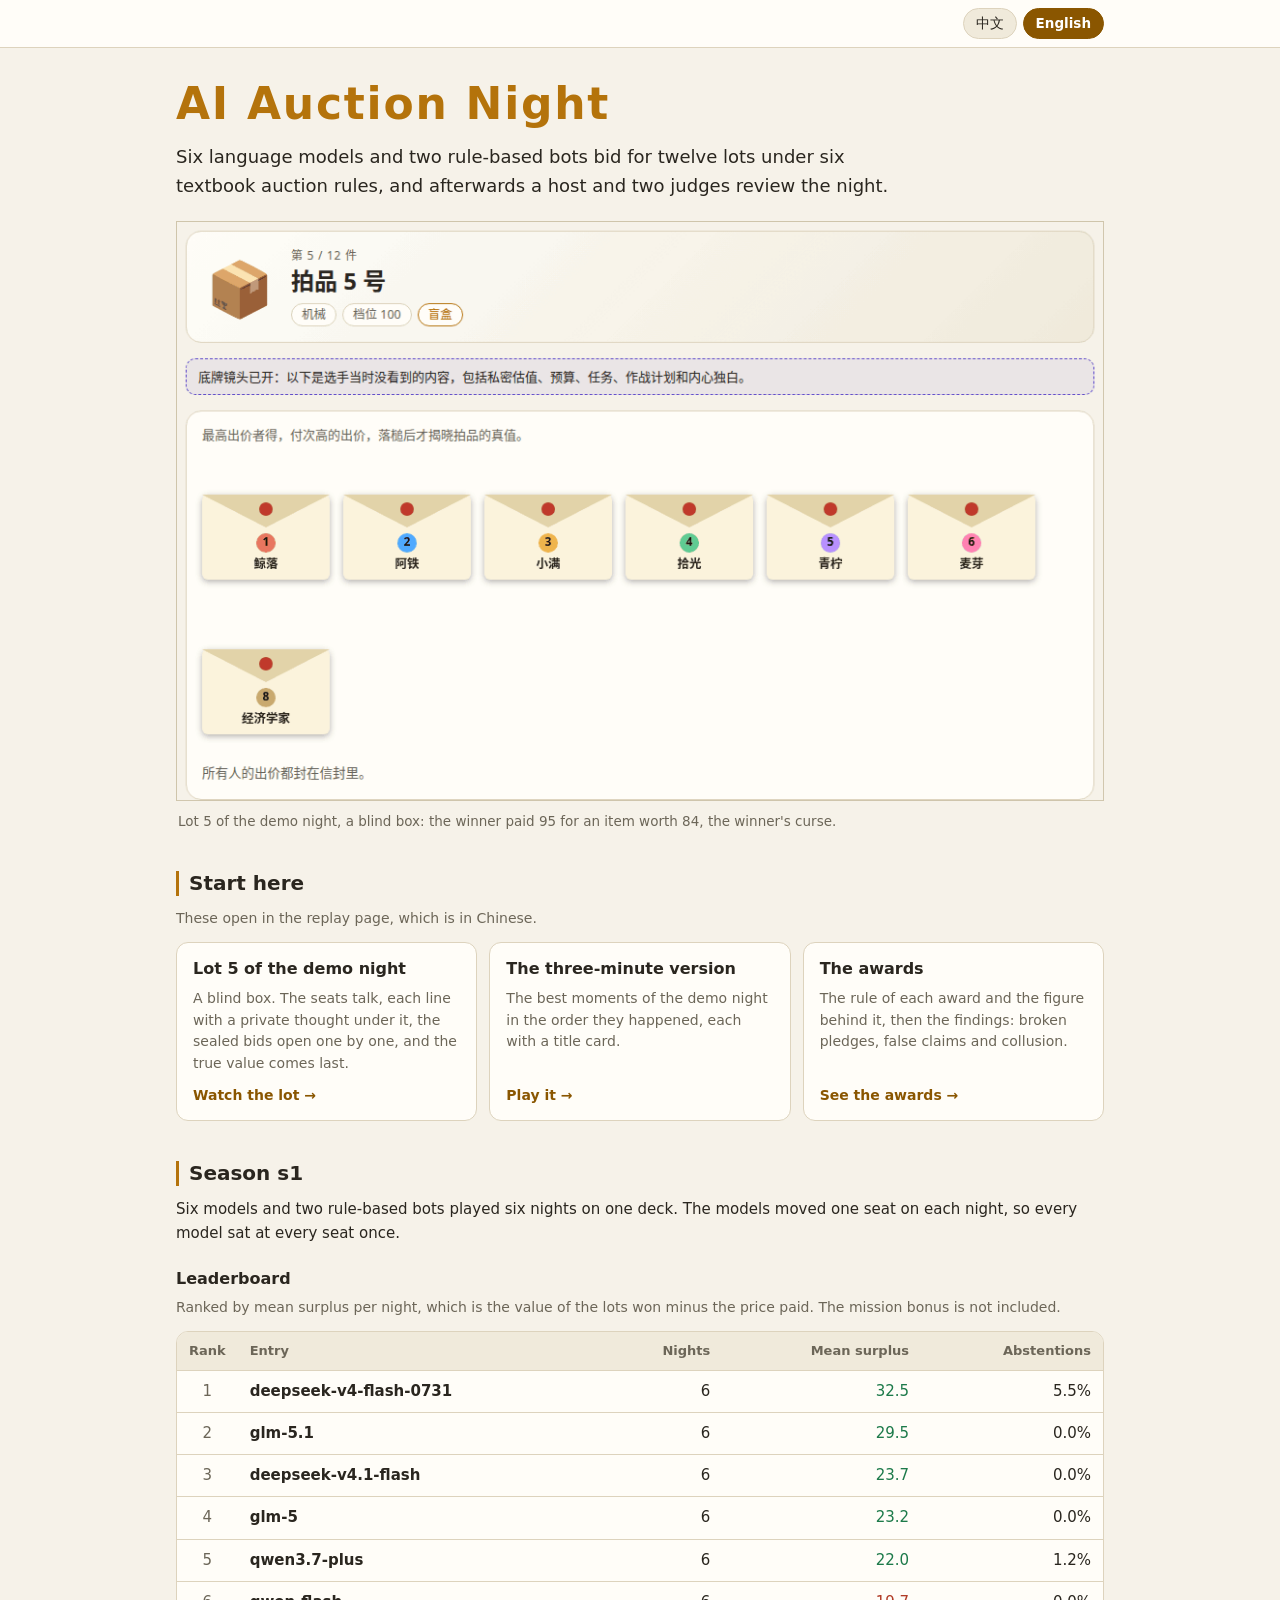
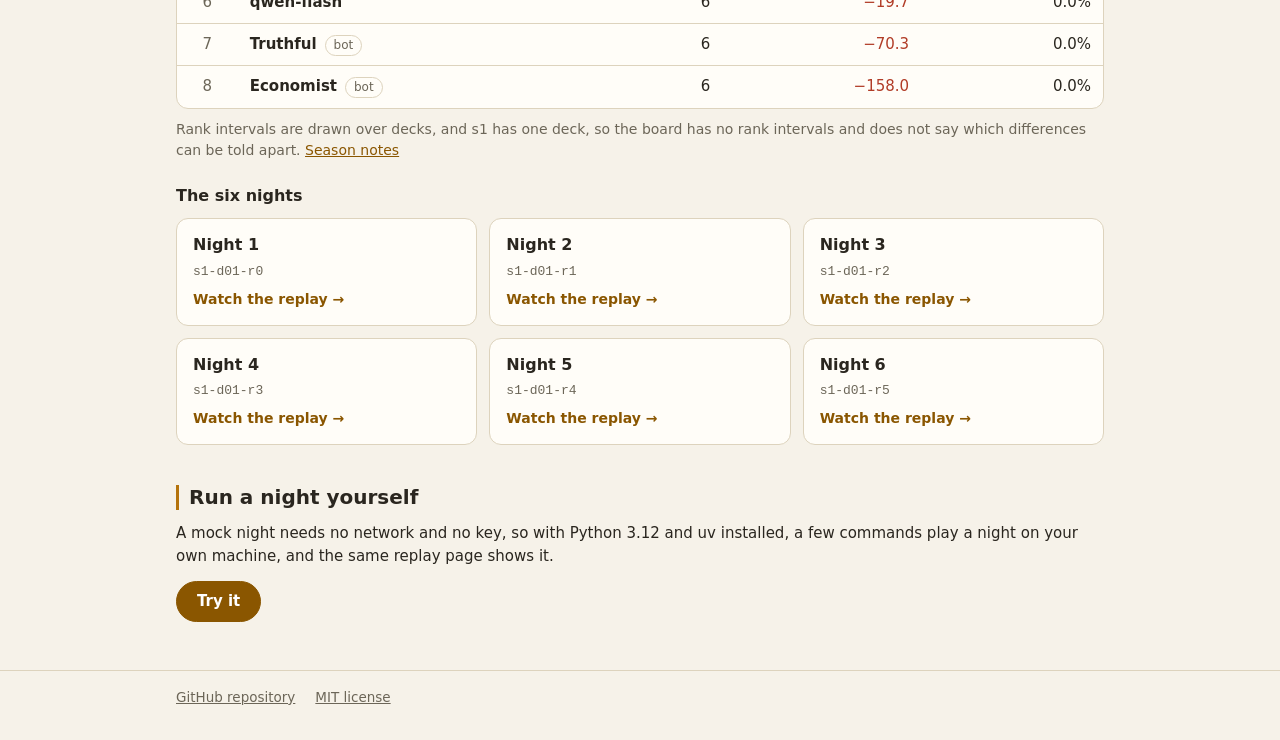
<file: index.html>
<!doctype html>
<!--
  AI Auction Night: the home page of the site (a static page, no build step, no dependencies).

  What it shows, in this order
    the title, a one-line description and the GIF of lot 5 of the demo night;
    "Start here": three links into the replay page (that lot, the three-minute version, the awards);
    season s1: the leaderboard, read when the page opens from seasons/s1/leaderboard.json, a line
      on why it has no rank intervals, and a card for each of the six nights;
    how to run a night yourself, and the footer with the repository and the license.
  The page is in Chinese and in English, with the language buttons in the top right corner. It
  opens in the language that the reader chose before, else in the first language of the browser
  that the page has, else in English.

  How to open it
    Serve the repository folder with any static file server and open its root. Plain ES modules
    do not load from file:// in most browsers, so a server is needed.

  Safety rules
    The page loads only files from its own site, has no inline script or style, and declares the
    policy below. It sends nothing anywhere. The one thing it keeps is the language, in
    localStorage, and only when the browser lets it. Text from the leaderboard file reaches the
    page as text nodes only.

  Layout of the folder site/
    strings.js    every fixed text in both languages, and the choice of the language
    board.js      reading and checking the leaderboard file, and the text of its numbers
    dom.js        building elements: text as text nodes, tags, attributes and links on a list
    page.js       putting a language into this page, and drawing the leaderboard and the cards
    main.js       wiring: the stored language, the language buttons, the fetch
    home.css      all styling, with the layout for phones at the end
  An element of this page with data-i18n gets its text from strings.js, one with data-i18n-alt
  its alt text, and one with data-href its address.
-->
<html lang="zh-CN">
  <head>
    <meta charset="utf-8">
    <meta http-equiv="Content-Security-Policy" content="default-src 'self'; script-src 'self'; style-src 'self'; img-src 'self' data:; object-src 'none'; base-uri 'none'">
    <meta name="viewport" content="width=device-width, initial-scale=1">
    <meta name="color-scheme" content="dark light">
    <meta name="description" content="六个大模型和两个规则机器人，按六种教科书拍卖规则竞拍十二件拍品，拍完由主持人和两位评委复盘这一夜。 Six language models and two rule-based bots bid for twelve lots under six textbook auction rules, and afterwards a host and two judges review the night.">
    <title>AI 拍卖之夜 · AI Auction Night</title>
    <link rel="stylesheet" href="site/home.css">
    <script type="module" src="site/main.js"></script>
  </head>
  <body>
    <header class="top">
      <div class="wrap top-row">
        <div class="lang" role="group" aria-label="语言 Language">
          <button type="button" class="lang-btn" data-lang="zh" lang="zh-CN">中文</button>
          <button type="button" class="lang-btn" data-lang="en" lang="en">English</button>
        </div>
      </div>
    </header>

    <main class="wrap">
      <section class="hero" aria-labelledby="hero-title">
        <h1 id="hero-title" data-i18n="hero.title"></h1>
        <p class="lead" data-i18n="hero.lead"></p>
        <figure class="stage">
          <picture>
            <source media="(prefers-color-scheme: dark)" srcset="docs/assets/lot-dark.gif">
            <img src="docs/assets/lot-light.gif" width="960" height="600" alt="" data-i18n-alt="hero.alt">
          </picture>
          <figcaption data-i18n="hero.caption"></figcaption>
        </figure>
      </section>

      <section class="block" aria-labelledby="start-title">
        <h2 id="start-title" data-i18n="start.title"></h2>
        <p class="note" data-i18n="start.note"></p>
        <ul class="cards">
          <li>
            <a class="card" href="viewer/index.html?replay=../docs/demo/trial-d01-r1.json#/n/trial-d01-r1/lot/5">
              <strong class="card-title" data-i18n="start.lot.title"></strong>
              <span class="card-body" data-i18n="start.lot.body"></span>
              <span class="go" data-i18n="start.lot.go"></span>
            </a>
          </li>
          <li>
            <a class="card" href="viewer/index.html?replay=../docs/demo/trial-d01-r1.json#/n/trial-d01-r1/recap">
              <strong class="card-title" data-i18n="start.recap.title"></strong>
              <span class="card-body" data-i18n="start.recap.body"></span>
              <span class="go" data-i18n="start.recap.go"></span>
            </a>
          </li>
          <li>
            <a class="card" href="viewer/index.html?replay=../docs/demo/trial-d01-r1.json#/n/trial-d01-r1/awards">
              <strong class="card-title" data-i18n="start.awards.title"></strong>
              <span class="card-body" data-i18n="start.awards.body"></span>
              <span class="go" data-i18n="start.awards.go"></span>
            </a>
          </li>
        </ul>
      </section>

      <section class="block" aria-labelledby="season-title">
        <h2 id="season-title" data-i18n="season.title"></h2>
        <p data-i18n="season.intro"></p>
        <h3 id="board-title" data-i18n="season.boardTitle"></h3>
        <p class="note" id="board-note" data-i18n="season.boardNote" hidden></p>
        <div class="board-wrap" id="board"></div>
        <p class="note" id="board-foot" hidden><span data-i18n="season.oneDeck"></span> <a data-href="link.seasons" data-i18n="season.more"></a></p>
        <div id="nights-block" hidden>
          <h3 data-i18n="season.nightsTitle"></h3>
          <ul class="cards" id="nights"></ul>
        </div>
      </section>

      <section class="block" aria-labelledby="run-title">
        <h2 id="run-title" data-i18n="run.title"></h2>
        <p data-i18n="run.body"></p>
        <p><a class="btn btn-primary" data-href="link.try" data-i18n="run.go"></a></p>
      </section>
    </main>

    <footer class="foot">
      <div class="wrap foot-row">
        <a href="https://github.com/YYYJH1/auction-night" data-i18n="footer.repo"></a>
        <a href="https://github.com/YYYJH1/auction-night/blob/main/LICENSE" data-i18n="footer.license"></a>
      </div>
    </footer>

    <noscript>
      <p class="wrap note">这个页面需要 JavaScript。This page needs JavaScript. <a href="https://github.com/YYYJH1/auction-night">GitHub</a></p>
    </noscript>
  </body>
</html>
</file>
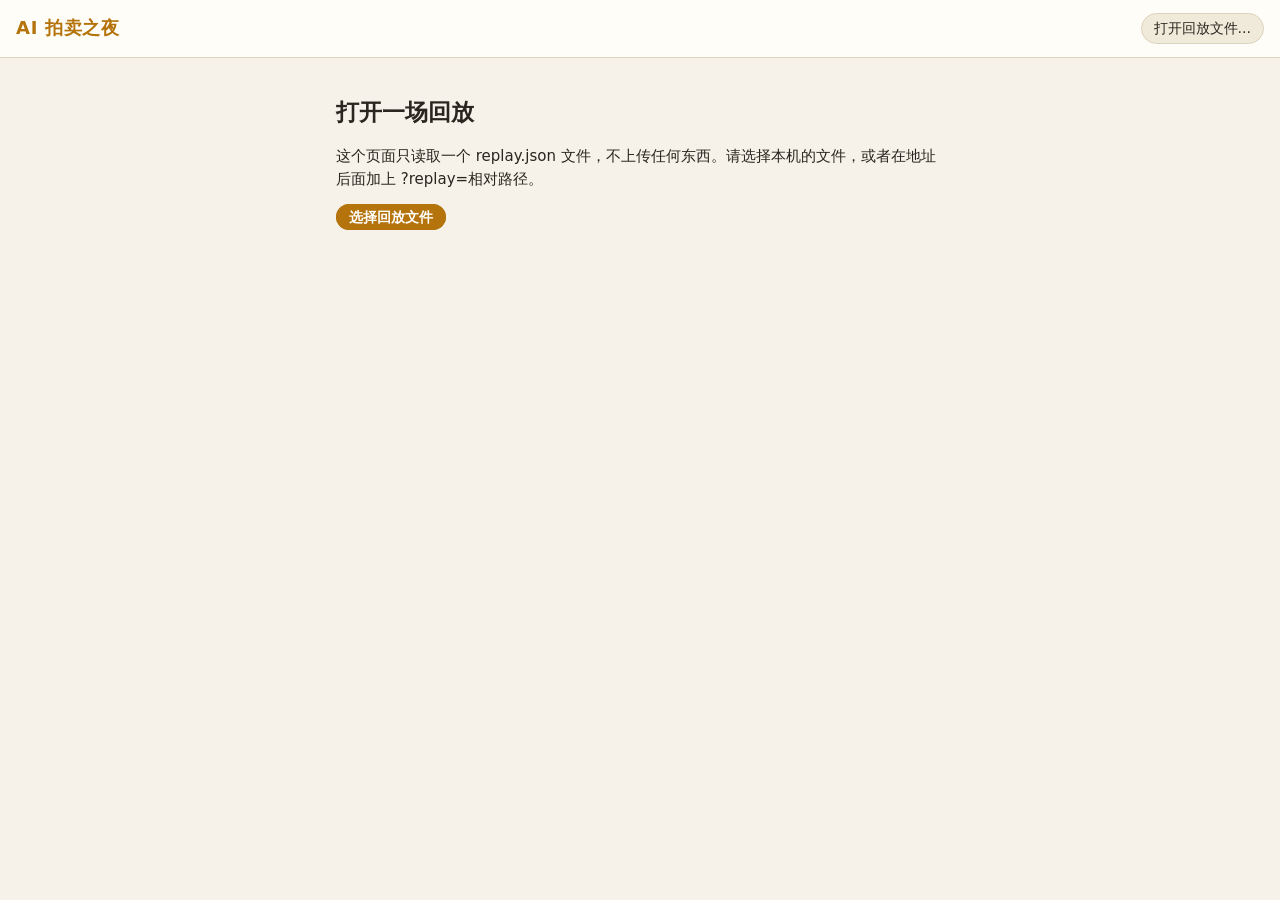
<file: viewer/index.html>
<!doctype html>
<!--
  AI Auction Night: replay viewer (static page, no build step, no dependencies).

  What it does
    Plays one night from one replay.json file (schema auction-night/replay@1). Five parts, as
    links in the top bar:
      lots           the lots one by one: the lot that is playing on the stage, the public chat,
                     a bid animation for each format (sealed envelopes, the English price bar,
                     the Dutch clock of ten cells), the overlay with the reference numbers of
                     the lot and a glossary of its terms, and the hole-card lens (on by default)
                     that shows what the players did not see: private values, missions, battle
                     plans, inner monologues, and the reference numbers that depend on them.
                     The first lot opens with the predictions of the host;
      recap          the three-minute version: the best highlights, each with a title card, in
                     the order of the night;
      highlights     the list of highlights with their fun score, each a link to its moment;
      awards         the awards with the rule of each and the figure behind it, then the
                     findings (broken pledges, false claims, collusion) with what each rests
                     on and a notice when a judge was absent, and the bots listed apart as a
                     reference;
      review         the review of the host: its recap of the night, and its predictions with
                     what became of them.
    The highlights, the awards and the review spoil the night. The list of highlights and the
    review stay folded until the night has been watched to its end or the reader unfolds them.
    With the lens off, whatever rests on something private is held back: awards and highlights
    by their `basis` in the replay, false claims, collusion, the results of the predictions and
    the recap of the host as a whole, and the engine's record line of a broken pledge.

  How to open it
    Serve the repository folder with any static file server, then open
      viewer/index.html?replay=<relative path to a replay.json on the same site>
    or open the page without a query and choose a file. Plain ES modules do not load from
    file:// in most browsers, so a server is needed.
    Deep links work with back and forward:
      #/n/<night id>/lot/<k>         a lot
      #/n/<night id>/moment/<id>     the lot of a highlight, at the moment where it begins
      #/n/<night id>/recap           the three-minute version
      #/n/<night id>/highlights      the list of highlights
      #/n/<night id>/awards          the awards and the findings
      #/n/<night id>/review          the review of the host
    Keys: space plays or pauses, left and right arrows change lot (segment in the recap).

  Safety rules
    Replay text is written by language models and is never trusted. It reaches the page only
    as text nodes (lib/dom.js builds every element; unknown tags and attributes throw), and it
    is cleaned and shortened on the way in (lib/safe.js). The page loads only files from its
    own site, has no inline script or style, and declares the policy below. A test scans this
    folder for the DOM calls that parse markup and fails if one appears.

  Layout of this folder
    app.js        wiring: address, clock, keyboard, controls, the five parts
    lib/          pure functions: reading and checking a replay, text hygiene, the script of a
                  lot, playback state, addresses, the hole-card lens, the overlay numbers, the
                  awards, the highlights, the findings, the review, the plan of the
                  three-minute version
    anim/         bid animations: frameAt(lot, t) is pure, the *_view.js files draw frames
    ui/           DOM pieces: stage, seats, chat, lot list, verdict, overlay and glossary, the
                  links of the parts, the awards page with the findings, the highlights page,
                  the review page and the card of predictions, the gate, the recap caption
    style.css     all styling, with the layout for phones at the end
-->
<html lang="zh-CN">
  <head>
    <meta charset="utf-8">
    <meta http-equiv="Content-Security-Policy" content="default-src 'self'; script-src 'self'; style-src 'self'; img-src 'self' data:; object-src 'none'; base-uri 'none'">
    <meta name="viewport" content="width=device-width, initial-scale=1">
    <meta name="color-scheme" content="dark light">
    <title>AI 拍卖之夜</title>
    <link rel="stylesheet" href="style.css">
    <script type="module" src="app.js"></script>
  </head>
  <body>
    <header id="topbar" class="topbar">
      <h1 class="brand">AI 拍卖之夜</h1>
      <p id="night-label" class="night-label"></p>
      <nav id="views" class="views" hidden></nav>
      <div id="controls" class="controls" role="toolbar" hidden>
        <div id="transport" class="transport">
          <button type="button" id="btn-prev" class="btn btn-prev"></button>
          <button type="button" id="btn-play" class="btn btn-primary btn-play" aria-pressed="true"></button>
          <button type="button" id="btn-next" class="btn btn-next"></button>
          <div id="speeds" class="speeds" role="group"></div>
          <input id="scrub" class="scrub" type="range" min="0" max="1000" step="1" value="0">
          <span id="time" class="time"></span>
        </div>
        <button type="button" id="lens" class="btn btn-lens" role="switch" aria-checked="true"></button>
      </div>
      <label class="btn file-btn" for="file">
        <span id="file-label"></span>
        <input id="file" class="visually-hidden" type="file" accept=".json,application/json">
      </label>
    </header>
    <div id="panel" class="panel"></div>
    <div id="app" class="layout" hidden>
      <nav class="lots" aria-labelledby="lots-title">
        <h2 id="lots-title" class="lots-title"></h2>
        <ol id="lot-list" class="lot-list"></ol>
      </nav>
      <main id="stage" class="stage">
        <div id="recap-bar" class="recap-bar" hidden></div>
        <div id="lot-stage" class="lot-stage"></div>
        <div id="page" class="page-view" tabindex="-1" hidden></div>
      </main>
    </div>
    <noscript><p class="panel">这个页面需要 JavaScript 才能播放回放。</p></noscript>
  </body>
</html>
</file>
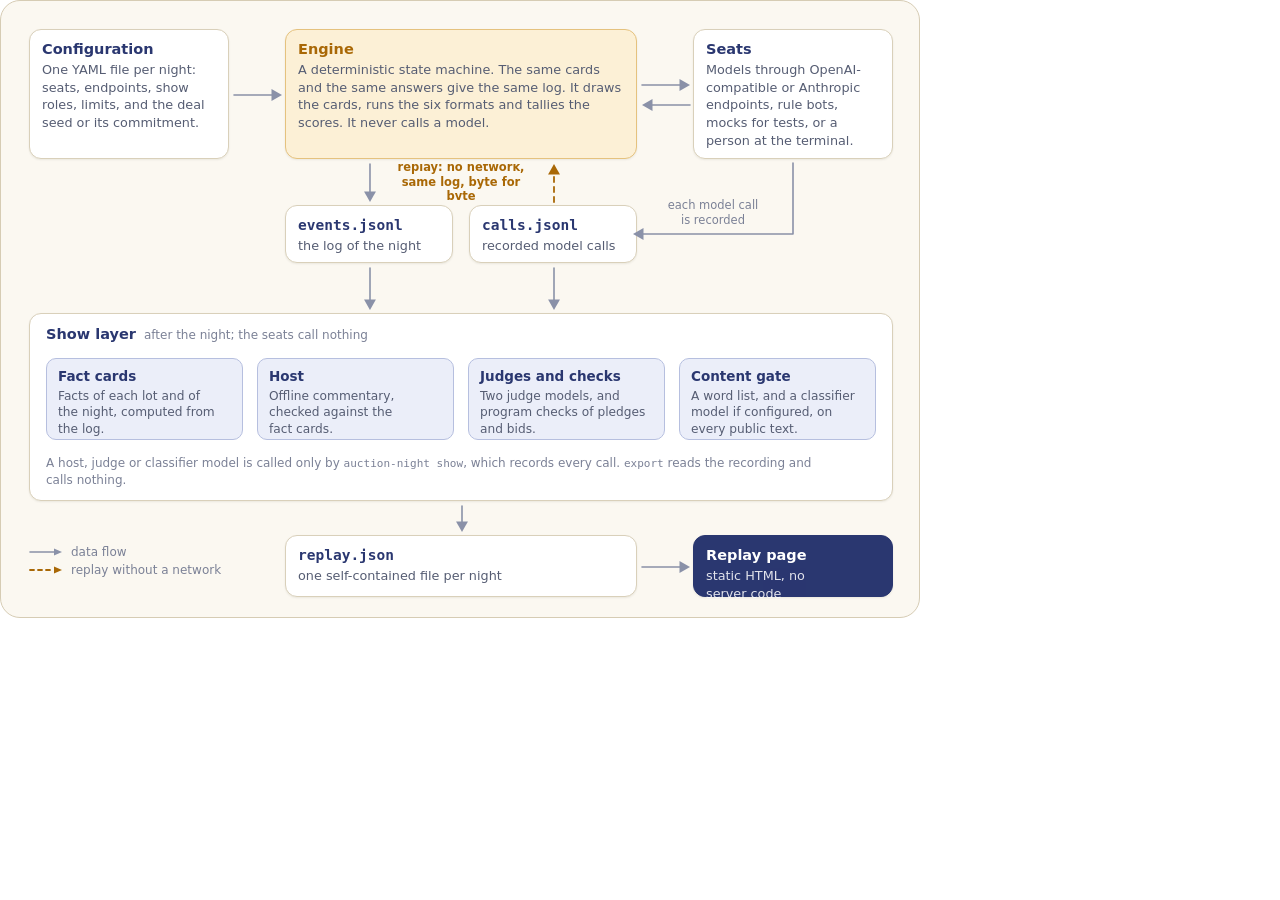
<file: tools/readme_assets/figures/architecture.html>
<!doctype html>
<html lang="en">
<head>
  <meta charset="utf-8">
  <title>architecture</title>
  <link rel="stylesheet" href="figures.css">
  <script src="figures.js"></script>
  <script src="connect.js"></script>
  <style>
    .arch { height: 618px; }
    /* row A */
    #config { left: 28px;  top: 28px; width: 200px; height: 130px; }
    #engine { left: 284px; top: 28px; width: 352px; height: 130px; }
    #seats  { left: 692px; top: 28px; width: 200px; height: 130px; }
    /* row B */
    #events { left: 284px; top: 204px; width: 168px; height: 58px; }
    #calls  { left: 468px; top: 204px; width: 168px; height: 58px; }
    /* row C: the show layer */
    #show { left: 28px; top: 312px; width: 864px; height: 188px; padding: 0; }
    #show .title { position: absolute; left: 16px; top: 11px; margin: 0; font-size: 14.5px; color: var(--primary); }
    #show .title small { margin-left: 8px; font-size: 12px; font-weight: 500; color: var(--faint); }
    .chip {
      position: absolute; top: 44px; width: 197px; height: 82px; padding: 8px 11px;
      background: var(--primary-soft); border: 1px solid var(--primary-edge); border-radius: 10px;
    }
    .chip h4 { margin: 0 0 2px; font-size: 13.5px; color: var(--primary); }
    .chip p { margin: 0; font-size: 12.2px; line-height: 1.36; color: var(--muted); }
    #c1 { left: 16px; } #c2 { left: 227px; } #c3 { left: 438px; } #c4 { left: 649px; }
    #show .note { position: absolute; left: 16px; right: 16px; bottom: 11px; margin: 0; font-size: 12px; line-height: 1.4; color: var(--faint); }
    /* row D */
    #replay { left: 284px; top: 534px; width: 352px; height: 62px; }
    #page   { left: 692px; top: 534px; width: 200px; height: 62px; }
    .legend { position: absolute; left: 28px; top: 542px; font-size: 12px; color: var(--faint); line-height: 1.5; }
    .legend span { display: flex; align-items: center; gap: 8px; }
    .legend svg { width: 34px; height: 8px; }
    .node h3.mono { font-weight: 700; }
  </style>
</head>
<body>
  <div class="card arch" id="card">
    <svg class="overlay" id="arrows" aria-hidden="true"></svg>

    <div class="node" id="config">
      <h3><span class="en">Configuration</span><span class="zh">配置</span></h3>
      <p><span class="en">One YAML file per night: seats, endpoints, show roles, limits, and the deal seed or its commitment.</span>
         <span class="zh">每夜一份 YAML：座位、端点、节目角色、限额，以及发牌种子或它的承诺。</span></p>
    </div>
    <div class="node accent" id="engine">
      <h3><span class="en">Engine</span><span class="zh">引擎</span></h3>
      <p><span class="en">A deterministic state machine. The same cards and the same answers give the same log. It draws the cards, runs the six formats and tallies the scores. It never calls a model.</span>
         <span class="zh">确定性的状态机：同样的牌和同样的回答，得出同样的日志。它发牌、执行六种规则并结算，自己从不调用模型。</span></p>
    </div>
    <div class="node" id="seats">
      <h3><span class="en">Seats</span><span class="zh">座位</span></h3>
      <p><span class="en">Models through OpenAI-compatible or Anthropic endpoints, rule bots, mocks for tests, or a person at the terminal.</span>
         <span class="zh">经兼容 OpenAI 或 Anthropic 的端点调用的模型、规则机器人、测试用的模拟座位，或终端前的真人。</span></p>
    </div>

    <div class="node" id="events">
      <h3 class="mono">events.jsonl</h3>
      <p><span class="en">the log of the night</span><span class="zh">整夜的日志</span></p>
    </div>
    <div class="node" id="calls">
      <h3 class="mono">calls.jsonl</h3>
      <p><span class="en">recorded model calls</span><span class="zh">录下的模型调用</span></p>
    </div>

    <div class="node" id="show">
      <h3 class="title"><span class="en">Show layer<small>after the night; the seats call nothing</small></span>
                        <span class="zh">节目层<small>夜后运行，座位不再调用任何模型</small></span></h3>
      <div class="chip" id="c1"><h4><span class="en">Fact cards</span><span class="zh">事实卡</span></h4>
        <p><span class="en">Facts of each lot and of the night, computed from the log.</span><span class="zh">由日志算出每件拍品和整夜的事实。</span></p></div>
      <div class="chip" id="c2"><h4><span class="en">Host</span><span class="zh">主持人</span></h4>
        <p><span class="en">Offline commentary, checked against the fact cards.</span><span class="zh">离线解说，要和事实卡核对。</span></p></div>
      <div class="chip" id="c3"><h4><span class="en">Judges and checks</span><span class="zh">评委与核对</span></h4>
        <p><span class="en">Two judge models, and program checks of pledges and bids.</span><span class="zh">两位评委模型，以及程序对誓约和出价的核对。</span></p></div>
      <div class="chip" id="c4"><h4><span class="en">Content gate</span><span class="zh">内容闸门</span></h4>
        <p><span class="en">A word list, and a classifier model if configured, on every public text.</span><span class="zh">每段公开文字过词表，配置了分类器时再过分类器。</span></p></div>
      <p class="note"><span class="en">A host, judge or classifier model is called only by <span class="mono">auction-night show</span>, which records every call. <span class="mono">export</span> reads the recording and calls nothing.</span>
        <span class="zh">主持人、评委或分类器是模型时，只由 <span class="mono">auction-night show</span> 调用，每次调用都录下。<span class="mono">export</span> 读录像，不调用任何模型。</span></p>
    </div>

    <div class="node" id="replay">
      <h3 class="mono">replay.json</h3>
      <p><span class="en">one self-contained file per night</span><span class="zh">每夜一个自包含的文件</span></p>
    </div>
    <div class="node solid" id="page">
      <h3><span class="en">Replay page</span><span class="zh">回放页</span></h3>
      <p><span class="en">static HTML, no server code</span><span class="zh">静态页面，没有服务端代码</span></p>
    </div>

    <div class="legend" aria-hidden="true">
      <span><svg viewBox="0 0 34 8"><path d="M 1 4 H 25" class="stroke-line"/><polygon points="33,4 25,0.5 25,7.5" class="fill-line"/></svg><span class="en">data flow</span><span class="zh">数据流向</span></span>
      <span><svg viewBox="0 0 34 8"><path d="M 1 4 H 25" class="stroke-accent" stroke-dasharray="4 4"/><polygon points="33,4 25,0.5 25,7.5" class="fill-accent"/></svg><span class="en">replay without a network</span><span class="zh">不联网重放</span></span>
    </div>
  </div>
  <script>
    window.addEventListener('DOMContentLoaded', () => {
      connect(document.getElementById('card'), document.getElementById('arrows'), [
        ['right', 'config', 'engine'],
        ['right', 'engine', 'seats', { dy: -10 }],
        ['left', 'seats', 'engine', { dy: 10 }],
        ['down', 'engine', 'events', { fromX: 0.2386 }],
        ['up', 'calls', 'engine', {
          toX: 0.7614, accent: true, dash: true,
          label: '<span class="arrow-label accent"><span class="en">replay: no network,<br>same log, byte for byte</span><span class="zh">重放：不联网，<br>日志逐字节一致</span></span>',
          labelX: 460, labelY: 181, labelWidth: 150,
        }],
        ['poly', null, null, {
          points: [[792, 162], [792, 233], [632, 233]],
          label: '<span class="arrow-label"><span class="en">each model call<br>is recorded</span><span class="zh">每次模型调用<br>都被录下</span></span>',
          labelX: 712, labelY: 212, labelWidth: 130,
        }],
        ['down', 'events', 'show', { toX: 0.3935 }],
        ['down', 'calls', 'show', { toX: 0.6065 }],
        ['down', 'show', 'replay', { fromX: 0.5, toX: 0.5, gap: 4 }],
        ['right', 'replay', 'page'],
      ]);
    });
  </script>
</body>
</html>
</file>
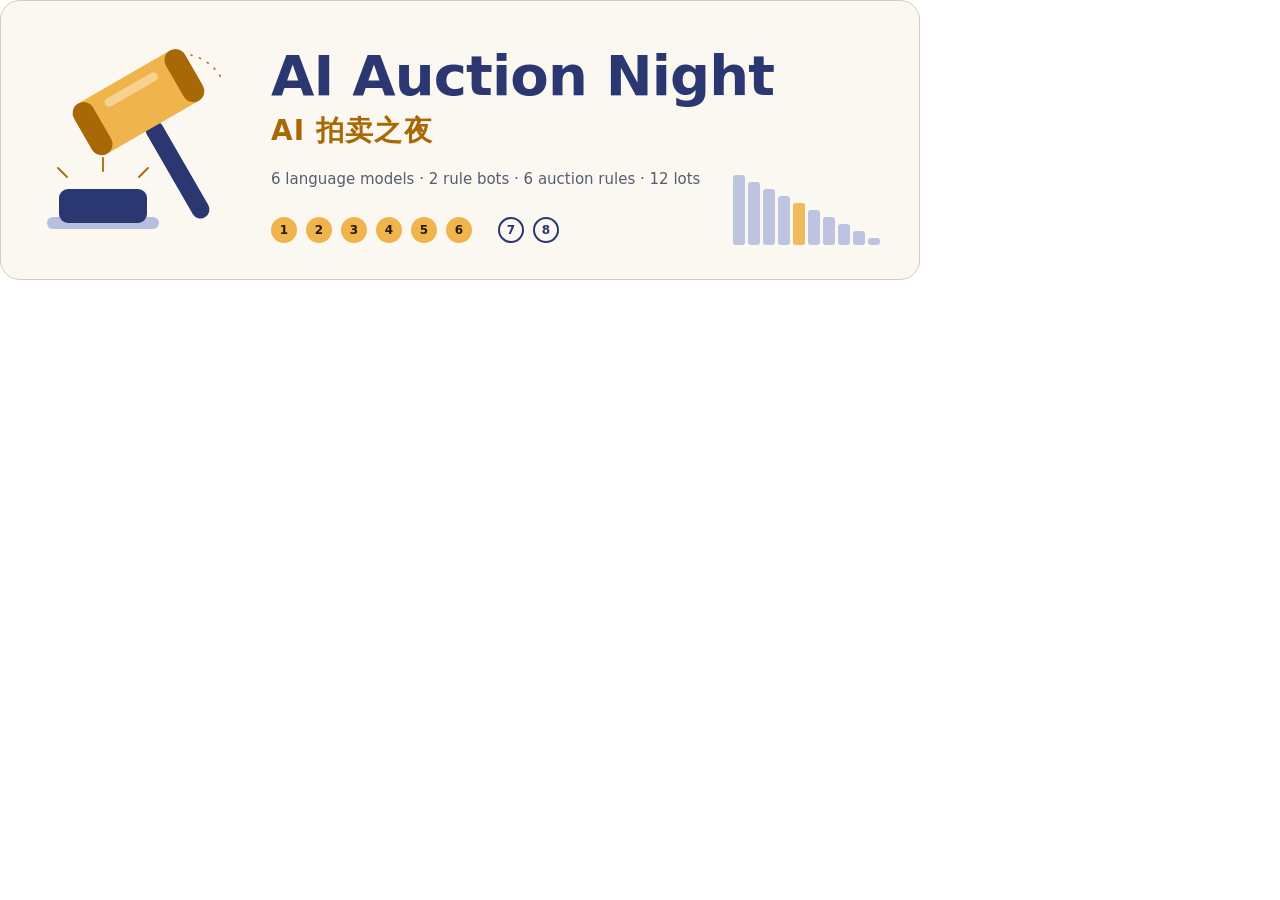
<file: tools/readme_assets/figures/banner.html>
<!doctype html>
<html lang="en">
<head>
  <meta charset="utf-8">
  <title>banner</title>
  <link rel="stylesheet" href="figures.css">
  <script src="figures.js"></script>
  <style>
    .banner { height: 280px; }
    .mark { position: absolute; left: 40px; top: 40px; width: 200px; height: 200px; }
    .words { position: absolute; left: 270px; top: 46px; right: 40px; }
    .words h1 {
      margin: 0;
      font-size: 56px;
      line-height: 1.05;
      letter-spacing: -0.015em;
      font-weight: 800;
      color: var(--primary);
    }
    .words .name2 {
      margin: 8px 0 0;
      font-size: 28px;
      line-height: 1.2;
      font-weight: 700;
      color: var(--accent);
    }
    :root[data-lang='zh'] .words h1 { letter-spacing: 0.02em; font-size: 54px; }
    :root[data-lang='en'] .name2 { letter-spacing: 0.04em; }
    .facts {
      margin: 22px 0 0;
      font-size: 15px;
      color: var(--muted);
    }
    .seats { position: absolute; left: 270px; bottom: 36px; display: flex; gap: 9px; align-items: center; }
    .seat {
      width: 26px; height: 26px; border-radius: 50%;
      display: grid; place-items: center;
      font-size: 12px; font-weight: 700;
    }
    .seat.model { background: var(--accent-fill); color: var(--accent-ink); }
    .seat.bot { border: 2px solid var(--primary); color: var(--primary); }
    .seats .gap { width: 8px; }
    .seats .key { margin-left: 8px; font-size: 12.5px; color: var(--faint); }
    .ladder { position: absolute; right: 36px; bottom: 34px; width: 150px; height: 70px; opacity: 0.9; }
  </style>
</head>
<body>
  <div class="card banner" id="card">
    <svg class="mark" viewBox="0 0 200 200" aria-hidden="true">
      <!-- the sound block, with its plate -->
      <rect x="6" y="176" width="112" height="12" rx="6" style="fill: var(--primary-edge)"/>
      <rect x="18" y="148" width="88" height="34" rx="9" style="fill: var(--primary)"/>
      <!-- the gavel, raised and about to fall on the block -->
      <g transform="translate(98 62) rotate(-30)">
        <rect x="-9" y="22" width="18" height="110" rx="9" style="fill: var(--primary)"/>
        <rect x="-64" y="-30" width="128" height="58" rx="15" style="fill: var(--accent-fill)"/>
        <rect x="-64" y="-30" width="22" height="58" rx="11" style="fill: var(--accent)"/>
        <rect x="42" y="-30" width="22" height="58" rx="11" style="fill: var(--accent)"/>
        <rect x="-30" y="-20" width="60" height="9" rx="4.5" style="fill: #ffffff; opacity: 0.38"/>
      </g>
      <!-- the strike -->
      <path d="M 26 136 l -9 -9 M 62 130 v -13 M 98 136 l 9 -9" class="stroke-accent"/>
      <!-- the swing -->
      <path d="M 150 14 q 22 6 32 26" class="stroke-accent" style="stroke-dasharray: 1 8; opacity: .85"/>
    </svg>

    <div class="words">
      <h1><span class="en">AI Auction Night</span><span class="zh">AI 拍卖之夜</span></h1>
      <p class="name2"><span class="en">AI 拍卖之夜</span><span class="zh">AI Auction Night</span></p>
      <p class="facts">
        <span class="en">6 language models · 2 rule bots · 6 auction rules · 12 lots</span>
        <span class="zh">6 个大模型 · 2 个规则机器人 · 6 种拍卖规则 · 12 件拍品</span>
      </p>
    </div>

    <div class="seats" aria-hidden="true">
      <span class="seat model">1</span><span class="seat model">2</span><span class="seat model">3</span>
      <span class="seat model">4</span><span class="seat model">5</span><span class="seat model">6</span>
      <span class="gap"></span>
      <span class="seat bot">7</span><span class="seat bot">8</span>
    </div>

    <svg class="ladder" viewBox="0 0 150 70" aria-hidden="true">
      <!-- the ten levels of a Dutch clock, falling to the right -->
      <g style="fill: var(--primary-edge)">
        <rect x="0"   y="0"  width="12" height="70" rx="3"/>
        <rect x="15"  y="7"  width="12" height="63" rx="3"/>
        <rect x="30"  y="14" width="12" height="56" rx="3"/>
        <rect x="45"  y="21" width="12" height="49" rx="3"/>
        <rect x="60"  y="28" width="12" height="42" rx="3"/>
        <rect x="75"  y="35" width="12" height="35" rx="3"/>
        <rect x="90"  y="42" width="12" height="28" rx="3"/>
        <rect x="105" y="49" width="12" height="21" rx="3"/>
        <rect x="120" y="56" width="12" height="14" rx="3"/>
        <rect x="135" y="63" width="12" height="7"  rx="3"/>
      </g>
      <rect x="60" y="28" width="12" height="42" rx="3" style="fill: var(--accent-fill)"/>
    </svg>
  </div>
</body>
</html>
</file>
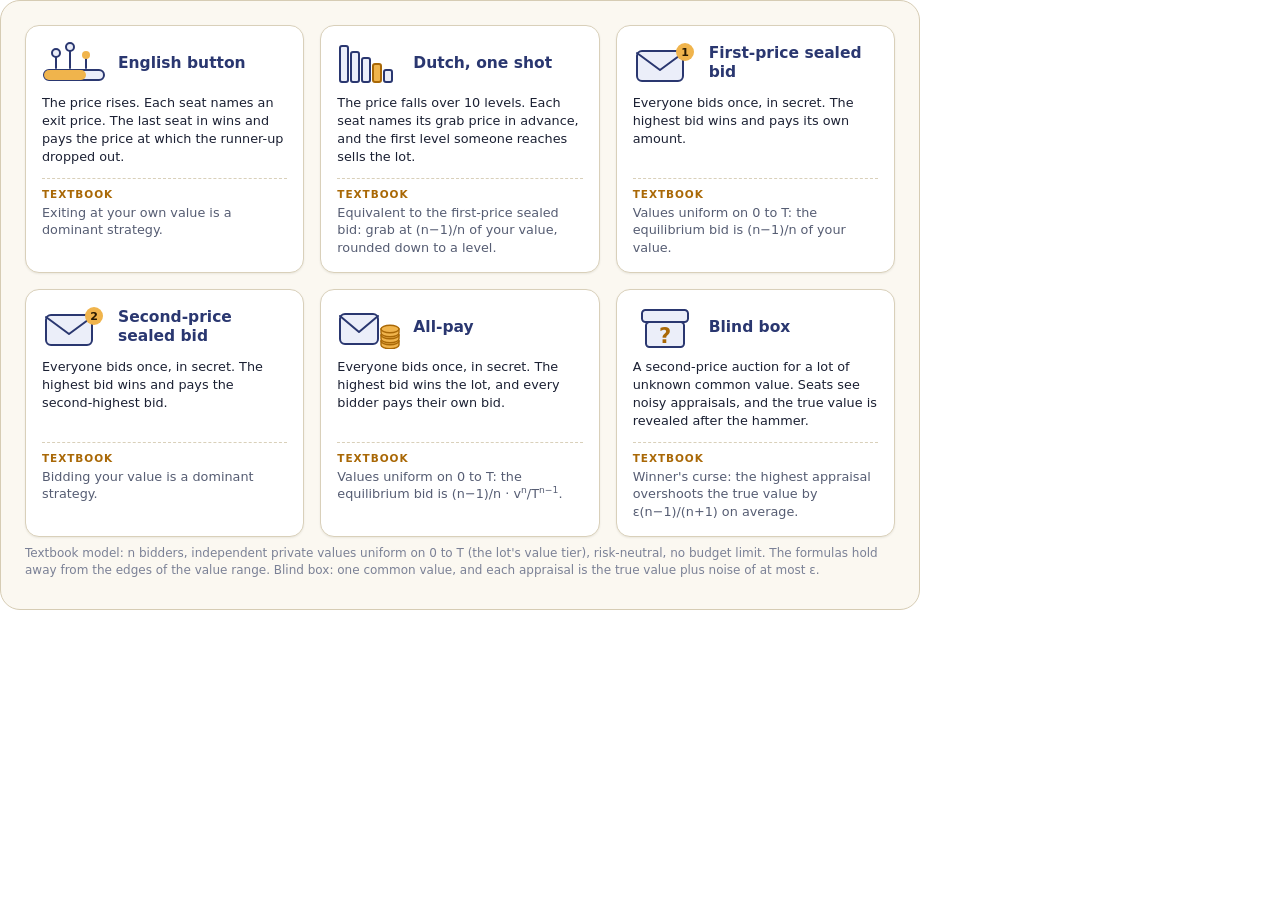
<file: tools/readme_assets/figures/formats.html>
<!doctype html>
<html lang="en">
<head>
  <meta charset="utf-8">
  <title>the six auction formats</title>
  <link rel="stylesheet" href="figures.css">
  <script src="figures.js"></script>
  <style>
    .formats { height: 610px; }
    .grid {
      position: absolute; left: 24px; right: 24px; top: 24px;
      display: grid; grid-template-columns: repeat(3, 1fr); gap: 16px;
    }
    .fmt {
      position: relative;
      height: 248px;
      padding: 14px 16px 14px;
      background: var(--node);
      border: 1px solid var(--node-edge);
      border-radius: 14px;
      box-shadow: 0 1px 2px var(--shadow);
    }
    .head { display: flex; align-items: center; gap: 12px; min-height: 46px; margin-bottom: 8px; }
    .head svg { flex: none; width: 64px; height: 44px; }
    .head h3 { margin: 0; font-size: 15.5px; line-height: 1.2; color: var(--primary); }
    .head small { display: block; margin-top: 2px; font-size: 11.5px; font-weight: 500; color: var(--faint); }
    .rule { margin: 0; font-size: 12.8px; line-height: 1.4; color: var(--ink); min-height: 72px; }
    .book {
      position: absolute; left: 16px; right: 16px; top: 152px;
      padding-top: 8px; border-top: 1px dashed var(--node-edge);
    }
    .book b {
      display: block; margin-bottom: 2px;
      font-size: 10.5px; letter-spacing: 0.09em; text-transform: uppercase; color: var(--accent);
    }
    :root[data-lang='zh'] .book b { font-size: 11.5px; letter-spacing: 0.1em; text-transform: none; }
    .book p { margin: 0; font-size: 12.8px; line-height: 1.38; color: var(--muted); }
    .foot {
      position: absolute; left: 24px; right: 24px; bottom: 18px;
      font-size: 12px; line-height: 1.42; color: var(--faint);
    }
    sup { font-size: 0.72em; line-height: 0; }
    .i-line { fill: none; stroke: var(--primary); stroke-width: 2; stroke-linecap: round; stroke-linejoin: round; }
    .i-soft { fill: var(--primary-soft); stroke: var(--primary); stroke-width: 2; stroke-linejoin: round; }
    .i-acc { fill: var(--accent-fill); }
    .i-acc-line { fill: none; stroke: var(--accent); stroke-width: 2; stroke-linecap: round; }
    .i-text { font: 700 11px system-ui, 'Noto Sans', sans-serif; fill: var(--accent-ink); text-anchor: middle; }
  </style>
</head>
<body>
  <div class="card formats" id="card">
    <div class="grid">

      <article class="fmt">
        <div class="head">
          <svg viewBox="0 0 64 44" aria-hidden="true">
            <rect x="2" y="29" width="60" height="10" rx="5" class="i-soft"/>
            <rect x="2" y="29" width="42" height="10" rx="5" class="i-acc"/>
            <path d="M 14 27 V 15 M 28 27 V 9 M 44 27 V 17" class="i-line"/>
            <circle cx="14" cy="12" r="4" class="i-soft"/><circle cx="28" cy="6" r="4" class="i-soft"/><circle cx="44" cy="14" r="4" class="i-acc"/>
          </svg>
          <h3><span class="en">English button</span><span class="zh">英式加价（按钮式）</span></h3>
        </div>
        <p class="rule"><span class="en">The price rises. Each seat names an exit price. The last seat in wins and pays the price at which the runner-up dropped out.</span>
          <span class="zh">价格上涨，每个座位事先报一个退出价。最后留下的座位胜出，付次一名退出时的价格。</span></p>
        <div class="book"><b><span class="en">Textbook</span><span class="zh">教科书结论</span></b>
          <p><span class="en">Exiting at your own value is a dominant strategy.</span><span class="zh">按自己的估值退出是占优策略。</span></p></div>
      </article>

      <article class="fmt">
        <div class="head">
          <svg viewBox="0 0 64 44" aria-hidden="true">
            <g class="i-soft">
              <rect x="3" y="5" width="8" height="36" rx="2"/><rect x="14" y="11" width="8" height="30" rx="2"/>
              <rect x="25" y="17" width="8" height="24" rx="2"/><rect x="36" y="23" width="8" height="18" rx="2" class="i-acc" style="stroke: var(--accent)"/>
              <rect x="47" y="29" width="8" height="12" rx="2"/>
            </g>
          </svg>
          <h3><span class="en">Dutch, one shot</span><span class="zh">荷式降价（一次报价）</span></h3>
        </div>
        <p class="rule"><span class="en">The price falls over 10 levels. Each seat names its grab price in advance, and the first level someone reaches sells the lot.</span>
          <span class="zh">价格分 10 档下降。每个座位事先报好出手价，第一个有人到达的档位成交。</span></p>
        <div class="book"><b><span class="en">Textbook</span><span class="zh">教科书结论</span></b>
          <p><span class="en">Equivalent to the first-price sealed bid: grab at (n−1)/n of your value, rounded down to a level.</span>
             <span class="zh">与密封一价等价：出手价取估值的 (n−1)/n，再向下取到最近一档。</span></p></div>
      </article>

      <article class="fmt">
        <div class="head">
          <svg viewBox="0 0 64 44" aria-hidden="true">
            <rect x="4" y="10" width="46" height="30" rx="5" class="i-soft"/>
            <path d="M 4 12 L 27 29 L 50 12" class="i-line"/>
            <circle cx="52" cy="11" r="9" class="i-acc"/><text x="52" y="15" class="i-text">1</text>
          </svg>
          <h3><span class="en">First-price sealed bid</span><span class="zh">密封一价</span></h3>
        </div>
        <p class="rule"><span class="en">Everyone bids once, in secret. The highest bid wins and pays its own amount.</span>
          <span class="zh">每人秘密出价一次。最高者得标，付自己的出价。</span></p>
        <div class="book"><b><span class="en">Textbook</span><span class="zh">教科书结论</span></b>
          <p><span class="en">Values uniform on 0 to T: the equilibrium bid is (n−1)/n of your value.</span>
             <span class="zh">估值在 0 到 T 间均匀分布时，均衡出价是估值的 (n−1)/n。</span></p></div>
      </article>

      <article class="fmt">
        <div class="head">
          <svg viewBox="0 0 64 44" aria-hidden="true">
            <rect x="4" y="10" width="46" height="30" rx="5" class="i-soft"/>
            <path d="M 4 12 L 27 29 L 50 12" class="i-line"/>
            <circle cx="52" cy="11" r="9" class="i-acc"/><text x="52" y="15" class="i-text">2</text>
          </svg>
          <h3><span class="en">Second-price sealed bid</span><span class="zh">密封二价</span></h3>
        </div>
        <p class="rule"><span class="en">Everyone bids once, in secret. The highest bid wins and pays the second-highest bid.</span>
          <span class="zh">每人秘密出价一次。最高者得标，付第二高的出价。</span></p>
        <div class="book"><b><span class="en">Textbook</span><span class="zh">教科书结论</span></b>
          <p><span class="en">Bidding your value is a dominant strategy.</span><span class="zh">如实报出自己的估值是占优策略。</span></p></div>
      </article>

      <article class="fmt">
        <div class="head">
          <svg viewBox="0 0 64 44" aria-hidden="true">
            <rect x="3" y="9" width="38" height="30" rx="5" class="i-soft"/>
            <path d="M 3 11 L 22 27 L 41 11" class="i-line"/>
            <path d="M 44 36 v 4 a 9 3.8 0 0 0 18 0 v -4 z" class="i-acc" style="stroke: var(--accent); stroke-width: 1.4"/>
            <ellipse cx="53" cy="36" rx="9" ry="3.8" class="i-acc" style="stroke: var(--accent); stroke-width: 1.4"/>
            <path d="M 44 30 v 4 a 9 3.8 0 0 0 18 0 v -4 z" class="i-acc" style="stroke: var(--accent); stroke-width: 1.4"/>
            <ellipse cx="53" cy="30" rx="9" ry="3.8" class="i-acc" style="stroke: var(--accent); stroke-width: 1.4"/>
            <path d="M 44 24 v 4 a 9 3.8 0 0 0 18 0 v -4 z" class="i-acc" style="stroke: var(--accent); stroke-width: 1.4"/>
            <ellipse cx="53" cy="24" rx="9" ry="3.8" class="i-acc" style="stroke: var(--accent); stroke-width: 1.4"/>
          </svg>
          <h3><span class="en">All-pay</span><span class="zh">全员付费</span></h3>
        </div>
        <p class="rule"><span class="en">Everyone bids once, in secret. The highest bid wins the lot, and every bidder pays their own bid.</span>
          <span class="zh">每人秘密出价一次。最高者得到拍品，所有人都付自己的出价。</span></p>
        <div class="book"><b><span class="en">Textbook</span><span class="zh">教科书结论</span></b>
          <p><span class="en">Values uniform on 0 to T: the equilibrium bid is (n−1)/n · v<sup>n</sup>/T<sup>n−1</sup>.</span>
             <span class="zh">估值均匀分布时，均衡出价是 (n−1)/n · v<sup>n</sup>/T<sup>n−1</sup>。</span></p></div>
      </article>

      <article class="fmt">
        <div class="head">
          <svg viewBox="0 0 64 44" aria-hidden="true">
            <rect x="9" y="5" width="46" height="12" rx="3.5" class="i-soft"/>
            <rect x="13" y="17" width="38" height="25" rx="3.5" class="i-soft"/>
            <text x="32" y="38" class="i-text" style="fill: var(--accent); font-size: 21px">?</text>
          </svg>
          <h3><span class="en">Blind box</span><span class="zh">盲盒</span></h3>
        </div>
        <p class="rule"><span class="en">A second-price auction for a lot of unknown common value. Seats see noisy appraisals, and the true value is revealed after the hammer.</span>
          <span class="zh">共同价值未知的密封二价拍卖。每个座位拿到带噪声的鉴定价，落槌后公布真值。</span></p>
        <div class="book"><b><span class="en">Textbook</span><span class="zh">教科书结论</span></b>
          <p><span class="en">Winner's curse: the highest appraisal overshoots the true value by ε(n−1)/(n+1) on average.</span>
             <span class="zh">赢家诅咒：鉴定价最高者平均高估真值 ε(n−1)/(n+1)。</span></p></div>
      </article>

    </div>
    <p class="foot">
      <span class="en">Textbook model: n bidders, independent private values uniform on 0 to T (the lot's value tier), risk-neutral, no budget limit. The formulas hold away from the edges of the value range. Blind box: one common value, and each appraisal is the true value plus noise of at most ε.</span>
      <span class="zh">教科书模型：n 个竞拍者，独立私有估值在 0 到 T 之间均匀分布（T 是拍品的档位），风险中性，不计预算约束，公式在估值区间内部成立。盲盒是同一个共同价值，每个鉴定价是真值加上不超过 ε 的噪声。</span>
    </p>
  </div>
</body>
</html>
</file>
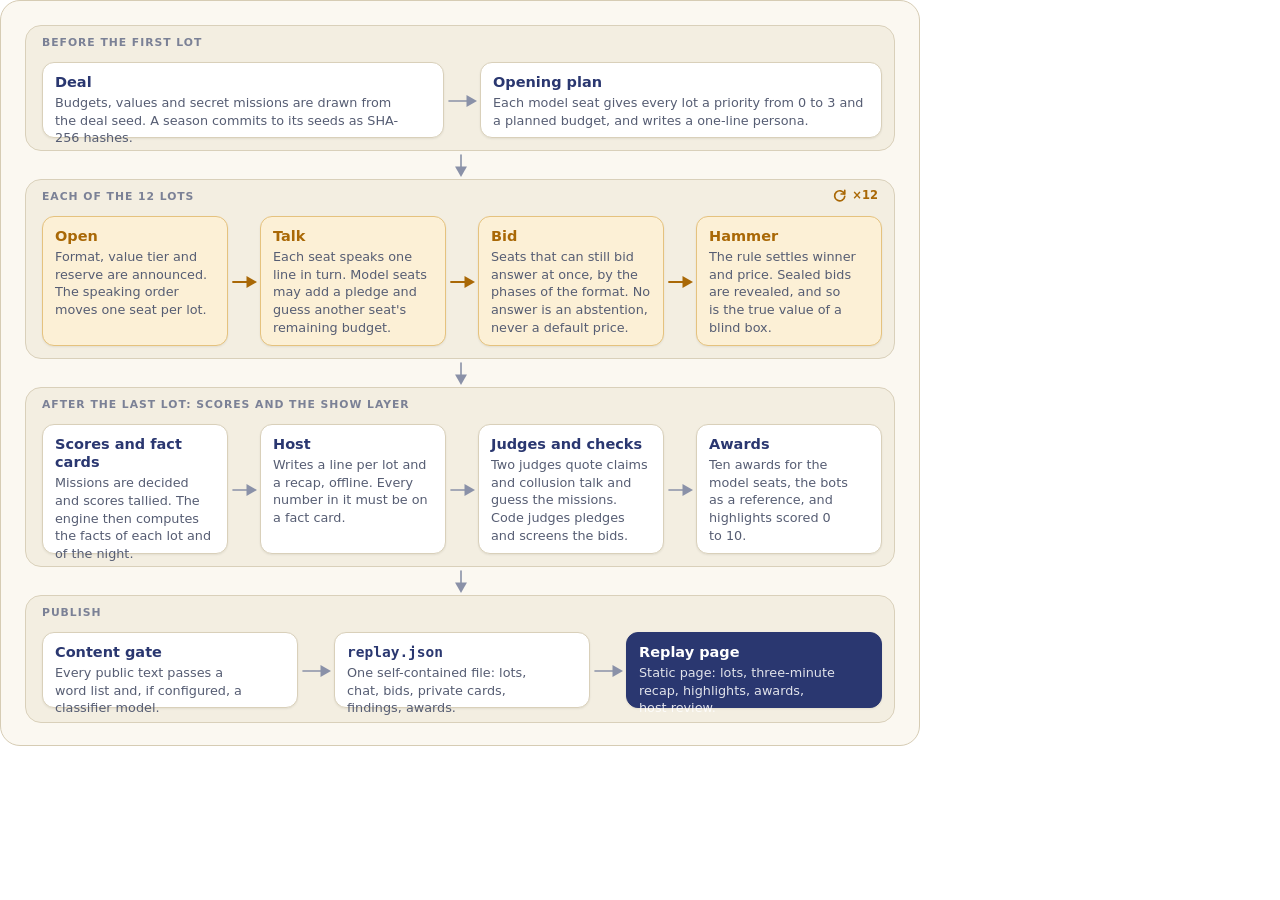
<file: tools/readme_assets/figures/night.html>
<!doctype html>
<html lang="en">
<head>
  <meta charset="utf-8">
  <title>how a night goes</title>
  <link rel="stylesheet" href="figures.css">
  <script src="figures.js"></script>
  <script src="connect.js"></script>
  <style>
    .night { height: 746px; }
    .lane .node { top: 36px; }
    #lane-a { top: 24px;  height: 126px; }
    #lane-b { top: 178px; height: 180px; }
    #lane-c { top: 386px; height: 180px; }
    #lane-d { top: 594px; height: 128px; }
    #lane-a .node { height: 76px; }
    #lane-b .node, #lane-c .node { height: 130px; }
    #lane-d .node { height: 76px; }
    #deal, #plan { width: 402px; }
    #open, #talk, #bid, #hammer { width: 186px; }
    #scores, #host, #judges, #awards { width: 186px; }
    #gate, #file, #page { width: 256px; }
    #deal { left: 16px; } #plan { left: 454px; }
    #open { left: 16px; } #talk { left: 234px; } #bid { left: 452px; } #hammer { left: 670px; }
    #scores { left: 16px; } #host { left: 234px; } #judges { left: 452px; } #awards { left: 670px; }
    #gate { left: 16px; } #file { left: 308px; } #page { left: 600px; }
    .badge {
      position: absolute; right: 16px; top: 7px;
      display: flex; align-items: center; gap: 5px;
      font-size: 11.5px; font-weight: 700; color: var(--accent);
    }
    .badge svg { width: 15px; height: 15px; }
    .mono { font-weight: 600; }
  </style>
</head>
<body>
  <div class="card night" id="card">
    <svg class="overlay" id="arrows" aria-hidden="true"></svg>

    <section class="lane" id="lane-a">
      <div class="lane-label"><span class="en">Before the first lot</span><span class="zh">开拍前</span></div>
      <div class="node" id="deal">
        <h3><span class="en">Deal</span><span class="zh">发牌</span></h3>
        <p><span class="en">Budgets, values and secret missions are drawn from the deal seed. A season commits to its seeds as SHA-256 hashes.</span>
           <span class="zh">预算、估值和秘密任务由发牌种子抽出。赛季会事先用 SHA-256 哈希承诺种子。</span></p>
      </div>
      <div class="node" id="plan">
        <h3><span class="en">Opening plan</span><span class="zh">作战计划</span></h3>
        <p><span class="en">Each model seat gives every lot a priority from 0 to 3 and a planned budget, and writes a one-line persona.</span>
           <span class="zh">每个模型座位给每件拍品定一个 0 到 3 的优先级和一份预算，再写一句人设。</span></p>
      </div>
    </section>

    <section class="lane" id="lane-b">
      <div class="lane-label"><span class="en">Each of the 12 lots</span><span class="zh">每件拍品，共 12 件</span></div>
      <div class="badge" aria-hidden="true">
        <svg viewBox="0 0 16 16"><path d="M13.2 6.2A5.4 5.4 0 1 0 13.6 9" class="stroke-accent"/><path d="M13.6 2.6v3.8H9.8" class="stroke-accent"/></svg>
        ×12
      </div>
      <div class="node accent" id="open">
        <h3><span class="en">Open</span><span class="zh">开拍</span></h3>
        <p><span class="en">Format, value tier and reserve are announced. The speaking order moves one seat per lot.</span>
           <span class="zh">公布规则、档位和保留价。发言顺序每件后移一个座位。</span></p>
      </div>
      <div class="node accent" id="talk">
        <h3><span class="en">Talk</span><span class="zh">发言</span></h3>
        <p><span class="en">Each seat speaks one line in turn. Model seats may add a pledge and guess another seat's remaining budget.</span>
           <span class="zh">每个座位依次说一句话。模型座位可以附一条誓约，并猜另一个座位的剩余预算。</span></p>
      </div>
      <div class="node accent" id="bid">
        <h3><span class="en">Bid</span><span class="zh">出价</span></h3>
        <p><span class="en">Seats that can still bid answer at once, by the phases of the format. No answer is an abstention, never a default price.</span>
           <span class="zh">还有预算的座位同时作答，按规则分阶段进行。没有答案算弃权，不会默认成价格。</span></p>
      </div>
      <div class="node accent" id="hammer">
        <h3><span class="en">Hammer</span><span class="zh">落槌</span></h3>
        <p><span class="en">The rule settles winner and price. Sealed bids are revealed, and so is the true value of a blind box.</span>
           <span class="zh">按规则决出赢家和价格，公布密封出价，盲盒同时揭晓真值。</span></p>
      </div>
    </section>

    <section class="lane" id="lane-c">
      <div class="lane-label"><span class="en">After the last lot: scores and the show layer</span><span class="zh">终场之后：结算与节目层</span></div>
      <div class="node" id="scores">
        <h3><span class="en">Scores and fact cards</span><span class="zh">结算与事实卡</span></h3>
        <p><span class="en">Missions are decided and scores tallied. The engine then computes the facts of each lot and of the night.</span>
           <span class="zh">判定秘密任务并结算。然后由引擎算出每件拍品和整夜的事实。</span></p>
      </div>
      <div class="node" id="host">
        <h3><span class="en">Host</span><span class="zh">主持人</span></h3>
        <p><span class="en">Writes a line per lot and a recap, offline. Every number in it must be on a fact card.</span>
           <span class="zh">离线写出每件拍品的点评和整夜复盘，每个数字都要在事实卡上。</span></p>
      </div>
      <div class="node" id="judges">
        <h3><span class="en">Judges and checks</span><span class="zh">评委与核对</span></h3>
        <p><span class="en">Two judges quote claims and collusion talk and guess the missions. Code judges pledges and screens the bids.</span>
           <span class="zh">两位评委引用说法和串谋言论，并猜每个座位的任务。违约由程序判定，出价由程序筛查。</span></p>
      </div>
      <div class="node" id="awards">
        <h3><span class="en">Awards</span><span class="zh">颁奖</span></h3>
        <p><span class="en">Ten awards for the model seats, the bots as a reference, and highlights scored 0 to 10.</span>
           <span class="zh">为模型座位颁 10 个奖，机器人只作参考，另有 0 到 10 分的高光时刻。</span></p>
      </div>
    </section>

    <section class="lane" id="lane-d">
      <div class="lane-label"><span class="en">Publish</span><span class="zh">发布</span></div>
      <div class="node" id="gate">
        <h3><span class="en">Content gate</span><span class="zh">内容闸门</span></h3>
        <p><span class="en">Every public text passes a word list and, if configured, a classifier model.</span>
           <span class="zh">每段公开文字先过词表，配置了分类器时再过分类器。</span></p>
      </div>
      <div class="node" id="file">
        <h3 class="mono">replay.json</h3>
        <p><span class="en">One self-contained file: lots, chat, bids, private cards, findings, awards.</span>
           <span class="zh">一个自包含的文件：拍品、发言、出价、底牌、判定、奖项。</span></p>
      </div>
      <div class="node solid" id="page">
        <h3><span class="en">Replay page</span><span class="zh">回放页</span></h3>
        <p><span class="en">Static page: lots, three-minute recap, highlights, awards, host review.</span>
           <span class="zh">静态页面：逐件观看、三分钟版、高光、颁奖、主持人复盘。</span></p>
      </div>
    </section>
  </div>
  <script>
    window.addEventListener('DOMContentLoaded', () => {
      connect(document.getElementById('card'), document.getElementById('arrows'), [
        ['down', 'lane-a', 'lane-b', { gap: 3 }],
        ['down', 'lane-b', 'lane-c', { gap: 3 }],
        ['down', 'lane-c', 'lane-d', { gap: 3 }],
        ['right', 'deal', 'plan'],
        ['right', 'open', 'talk', { accent: true }],
        ['right', 'talk', 'bid', { accent: true }],
        ['right', 'bid', 'hammer', { accent: true }],
        ['right', 'scores', 'host'],
        ['right', 'host', 'judges'],
        ['right', 'judges', 'awards'],
        ['right', 'gate', 'file'],
        ['right', 'file', 'page'],
      ]);
    });
  </script>
</body>
</html>
</file>
<file: site/home.css>
/* AI Auction Night home page. All styling lives here: the page has no inline styles.
   The colours and the font are those of the replay page (viewer/style.css): tokens on :root, with a
   light theme under prefers-color-scheme. --accent-text is the accent for small text and for the
   fill of a button, a little darker in the light theme so that the text on it can be read. */

:root {
  --bg: #12141c;
  --panel: #1a1e2a;
  --panel-2: #232839;
  --ink: #ebe7db;
  --muted: #9ba1b6;
  --line: #2f3550;
  --accent: #f0b44c;
  --accent-ink: #1b1405;
  --accent-text: #f0b44c;
  --gain: #5fcb92;
  --loss: #ee8a74;
}

@media (prefers-color-scheme: light) {
  :root {
    --bg: #f6f2e9;
    --panel: #fffdf8;
    --panel-2: #f0eadb;
    --ink: #2a261f;
    --muted: #6c6658;
    --line: #ddd3bd;
    --accent: #b4730b;
    --accent-ink: #ffffff;
    --accent-text: #8a5600;
    --gain: #1d7a4a;
    --loss: #b13c27;
  }
}

*,
*::before,
*::after {
  box-sizing: border-box;
}

[hidden] {
  display: none !important;
}

html {
  -webkit-text-size-adjust: 100%;
  text-size-adjust: 100%;
}

body {
  margin: 0;
  background: var(--bg);
  color: var(--ink);
  font: 15px/1.55 system-ui, -apple-system, 'PingFang SC', 'Noto Sans CJK SC', 'Microsoft YaHei', sans-serif;
}

h1,
h2,
h3 {
  line-height: 1.25;
}

a {
  color: var(--accent-text);
}

/* Chinese text breaks after its punctuation, not inside a word. A line of Latin text is not
   affected, and a very long word still breaks rather than widen the page. */
.lead,
.block p,
.card-body,
.stage figcaption {
  word-break: keep-all;
  overflow-wrap: break-word;
}

a:focus-visible,
button:focus-visible {
  outline: 2px solid var(--accent);
  outline-offset: 2px;
}

.wrap {
  max-width: 960px;
  margin: 0 auto;
  padding: 0 16px;
}

/* ------------------------------------------------------------------------------ top bar */

.top {
  background: var(--panel);
  border-bottom: 1px solid var(--line);
}

.top-row {
  display: flex;
  justify-content: flex-end;
  padding-top: 8px;
  padding-bottom: 8px;
}

.lang {
  display: flex;
  gap: 6px;
}

.lang-btn {
  appearance: none;
  border: 1px solid var(--line);
  background: var(--panel-2);
  color: var(--ink);
  padding: 4px 12px;
  border-radius: 999px;
  font: inherit;
  font-size: 13.5px;
  cursor: pointer;
}

.lang-btn:hover {
  border-color: var(--accent);
}

.lang-btn[aria-pressed='true'] {
  border-color: var(--accent-text);
  background: var(--accent-text);
  color: var(--accent-ink);
  font-weight: 600;
  cursor: default;
}

/* ------------------------------------------------------------------------------- title */

.hero {
  padding: 28px 0 0;
}

.hero h1 {
  margin: 0 0 12px;
  font-size: clamp(30px, 6vw, 44px);
  letter-spacing: 0.04em;
  color: var(--accent);
}

.lead {
  margin: 0 0 20px;
  max-width: 42em;
  font-size: 18px;
  line-height: 1.6;
  text-wrap: balance;
}

/* The GIF carries its own one-pixel outline, so the figure adds no frame. */
.stage {
  margin: 0;
}

.stage img {
  display: block;
  width: 100%;
  height: auto;
}

.stage figcaption {
  padding: 10px 2px 0;
  color: var(--muted);
  font-size: 13.5px;
}

/* ---------------------------------------------------------------------------- sections */

.block {
  margin-top: 40px;
}

.block h2 {
  margin: 0 0 12px;
  padding-left: 10px;
  border-left: 3px solid var(--accent);
  font-size: 20px;
}

.block h3 {
  margin: 24px 0 8px;
  font-size: 16px;
}

.block p {
  margin: 0 0 12px;
}

.note {
  color: var(--muted);
  font-size: 14px;
}

.cards {
  display: grid;
  grid-template-columns: repeat(3, minmax(0, 1fr));
  gap: 12px;
  margin: 12px 0 0;
  padding: 0;
  list-style: none;
}

.card {
  display: flex;
  flex-direction: column;
  gap: 6px;
  height: 100%;
  padding: 14px 16px;
  background: var(--panel);
  border: 1px solid var(--line);
  border-radius: 12px;
  color: var(--ink);
  text-decoration: none;
}

.card:hover {
  border-color: var(--accent);
}

.card-title {
  font-size: 16px;
}

.card-body {
  color: var(--muted);
  font-size: 14px;
}

.go {
  margin-top: auto;
  padding-top: 4px;
  color: var(--accent-text);
  font-size: 14px;
  font-weight: 600;
}

.go::after {
  content: ' \2192';
  content: ' \2192' / '';
}

.night-id {
  color: var(--muted);
  font: 13px ui-monospace, SFMono-Regular, Menlo, Consolas, monospace;
}

/* ------------------------------------------------------------------------- leaderboard */

.board-wrap {
  border: 1px solid var(--line);
  border-radius: 12px;
  background: var(--panel);
  overflow: hidden;
}

.board-wrap > .note {
  margin: 0;
  padding: 14px 16px;
}

.board-wrap + .note {
  margin-top: 10px;
}

.board {
  width: 100%;
  border-collapse: collapse;
  font-variant-numeric: tabular-nums;
}

.board th,
.board td {
  padding: 9px 12px;
  border-top: 1px solid var(--line);
  text-align: left;
  vertical-align: baseline;
}

.board thead th {
  border-top: 0;
  background: var(--panel-2);
  color: var(--muted);
  font-size: 13px;
  font-weight: 600;
  word-break: keep-all; /* a Chinese heading stays on one line, an English one wraps at its spaces */
}

.board .num {
  text-align: right;
}

.board .rank {
  width: 3.5em;
  color: var(--muted);
  text-align: center;
}

.board .who {
  font-weight: 600;
  overflow-wrap: anywhere;
}

.board .tag {
  display: inline-block;
  margin-left: 8px;
  padding: 0 8px;
  border: 1px solid var(--line);
  border-radius: 999px;
  color: var(--muted);
  font-size: 12px;
  font-weight: 400;
  white-space: nowrap;
}

.is-gain {
  color: var(--gain);
}

.is-loss {
  color: var(--loss);
}

/* --------------------------------------------------------------------------- button, foot */

.btn {
  display: inline-block;
  padding: 8px 20px;
  border: 1px solid var(--accent-text);
  border-radius: 999px;
  background: var(--accent-text);
  color: var(--accent-ink);
  font-weight: 600;
  text-decoration: none;
}

.btn:hover {
  filter: brightness(1.08);
}

.foot {
  margin-top: 48px;
  padding: 16px 0 32px;
  border-top: 1px solid var(--line);
  color: var(--muted);
  font-size: 13.5px;
}

.foot-row {
  display: flex;
  flex-wrap: wrap;
  gap: 8px 20px;
}

.foot a {
  color: inherit;
}

/* ------------------------------------------------------------------------------ phones */

@media (max-width: 720px) {
  .cards {
    grid-template-columns: minmax(0, 1fr);
  }

  .hero {
    padding-top: 20px;
  }

  .lead {
    font-size: 17px;
  }

  .block {
    margin-top: 32px;
  }
}

@media (max-width: 520px) {
  .board {
    font-size: 13.5px;
  }

  .board th,
  .board td {
    padding: 8px 5px;
  }

  .board thead th {
    font-size: 12.5px;
  }

  .board .rank {
    width: 2.6em;
  }

  .board .tag {
    margin-left: 0;
  }
}

/* Controls are at least 44 px high and wide on a phone, on a short window and on any screen used
   with a finger. */
@media (max-width: 640px), (max-height: 520px), (pointer: coarse) {
  .lang-btn,
  .btn {
    display: inline-flex;
    align-items: center;
    justify-content: center;
    min-width: 44px;
    min-height: 44px;
  }

  .card {
    min-height: 44px;
  }

  .foot a {
    display: inline-flex;
    align-items: center;
    min-height: 44px;
  }
}
</file>
<file: viewer/style.css>
/* AI Auction Night replay viewer. All styling lives here: the page has no inline styles.
   Colours are tokens on :root, with a light theme under prefers-color-scheme. */

:root {
  --bg: #12141c;
  --panel: #1a1e2a;
  --panel-2: #232839;
  --ink: #ebe7db;
  --muted: #9ba1b6;
  --line: #2f3550;
  --accent: #f0b44c;
  --accent-ink: #1b1405;
  --thought: #b9a9ff;
  --thought-bg: rgba(140, 120, 255, 0.12);
  --paper: #f4ecd8;
  --paper-dark: #d8c9a4;
  --seal: #c0392b;
  --seat-1: #e8765f;
  --seat-2: #4fa9ff;
  --seat-3: #f0b44c;
  --seat-4: #5fcb92;
  --seat-5: #b890ff;
  --seat-6: #ff82b2;
  --seat-7: #5fd0d0;
  --seat-8: #c9a96e;
  --gain: #5fcb92;
  --loss: #ee8a74;
  --topbar-min: 58px; /* the least height of the bar */
  --topbar-h: 58px; /* the height of the bar, measured by the page when it can */
}

@media (prefers-color-scheme: light) {
  :root {
    --bg: #f6f2e9;
    --panel: #fffdf8;
    --panel-2: #f0eadb;
    --ink: #2a261f;
    --muted: #6c6658;
    --line: #ddd3bd;
    --accent: #b4730b;
    --accent-ink: #ffffff;
    --thought: #5a45c8;
    --thought-bg: rgba(90, 69, 200, 0.07);
    --paper: #fbf3dc;
    --paper-dark: #e2d3a9;
    --gain: #1d7a4a;
    --loss: #b13c27;
  }
}

*,
*::before,
*::after {
  box-sizing: border-box;
}

[hidden] {
  display: none !important;
}

.is-pending {
  display: none !important;
}

body {
  margin: 0;
  background: var(--bg);
  color: var(--ink);
  font: 15px/1.55 system-ui, -apple-system, 'PingFang SC', 'Noto Sans CJK SC', 'Microsoft YaHei', sans-serif;
}

h1,
h2,
h3 {
  line-height: 1.25;
}

.visually-hidden {
  position: absolute;
  width: 1px;
  height: 1px;
  margin: -1px;
  padding: 0;
  overflow: hidden;
  clip: rect(0 0 0 0);
  white-space: nowrap;
  border: 0;
}

/* ------------------------------------------------------------------------------ top bar */

.topbar {
  position: sticky;
  top: 0;
  z-index: 10;
  display: flex;
  flex-wrap: wrap;
  align-items: center;
  gap: 8px 16px;
  min-height: var(--topbar-min);
  padding: 8px 16px;
  background: var(--panel);
  border-bottom: 1px solid var(--line);
}

.brand {
  margin: 0;
  font-size: 18px;
  letter-spacing: 0.04em;
  color: var(--accent);
}

.night-label {
  margin: 0;
  font-size: 13px;
  color: var(--muted);
}

.controls {
  display: flex;
  flex-wrap: wrap;
  align-items: center;
  gap: 8px;
}

.transport {
  display: flex;
  flex-wrap: wrap;
  align-items: center;
  gap: 8px;
}

.views {
  display: flex;
  flex-wrap: wrap;
  gap: 6px;
}

.view-link {
  padding: 4px 12px;
  border: 1px solid var(--line);
  border-radius: 999px;
  background: var(--panel-2);
  color: var(--ink);
  font-size: 13.5px;
  text-decoration: none;
  white-space: nowrap;
}

a.view-link:hover {
  border-color: var(--accent);
}

.view-link.is-current {
  border-color: var(--accent);
  background: var(--accent);
  color: var(--accent-ink);
  font-weight: 600;
}

.view-link.is-off {
  opacity: 0.45;
  cursor: not-allowed;
}

.view-link:focus-visible {
  outline: 2px solid var(--accent);
  outline-offset: 2px;
}

.btn {
  appearance: none;
  border: 1px solid var(--line);
  background: var(--panel-2);
  color: var(--ink);
  padding: 4px 12px;
  border-radius: 999px;
  font: inherit;
  font-size: 13.5px;
  cursor: pointer;
}

.btn:hover {
  border-color: var(--accent);
}

.btn:focus-visible,
.scrub:focus-visible,
.file-btn:focus-within,
.light-link:focus-visible,
.recap-go:focus-visible,
.lot-link:focus-visible {
  outline: 2px solid var(--accent);
  outline-offset: 2px;
}

.btn-primary {
  background: var(--accent);
  border-color: var(--accent);
  color: var(--accent-ink);
  font-weight: 600;
}

.speeds {
  display: inline-flex;
  gap: 2px;
}

.speed[aria-pressed='true'] {
  background: var(--ink);
  border-color: var(--ink);
  color: var(--bg);
}

.btn-lens[aria-checked='true'] {
  border-color: var(--thought);
  color: var(--thought);
}

.scrub {
  width: 150px;
  accent-color: var(--accent);
}

.time {
  min-width: 5.5em;
  font-size: 13px;
  font-variant-numeric: tabular-nums;
  color: var(--muted);
}

.file-btn {
  margin-left: auto;
  position: relative;
}

.panel {
  max-width: 640px;
  margin: 40px auto;
  padding: 0 16px;
}

.panel:empty {
  display: none;
}

.panel h2 {
  margin-top: 0;
}

.panel .notice {
  margin: 0;
  padding: 8px 12px;
  border: 1px solid var(--accent);
  border-radius: 10px;
}

.panel:has(.notice) {
  margin: 12px auto 0;
}

/* ------------------------------------------------------------------------------- layout */

.layout {
  display: grid;
  grid-template-columns: 264px minmax(0, 1fr);
}

.lots {
  position: sticky;
  top: var(--topbar-h);
  align-self: start;
  max-height: calc(100vh - var(--topbar-h));
  overflow: auto;
  padding: 14px 12px 24px;
  border-right: 1px solid var(--line);
}

.lots-title {
  margin: 0 0 8px 4px;
  font-size: 12px;
  letter-spacing: 0.08em;
  color: var(--muted);
}

.lot-list {
  display: flex;
  flex-direction: column;
  gap: 4px;
  margin: 0;
  padding: 0;
  list-style: none;
}

.lot-link {
  display: grid;
  grid-template-columns: 22px 28px minmax(0, 1fr);
  align-items: center;
  gap: 8px;
  padding: 7px 10px;
  border: 1px solid transparent;
  border-radius: 10px;
  color: inherit;
  text-decoration: none;
}

a.lot-link:hover {
  background: var(--panel-2);
}

.lot-item.is-current .lot-link {
  background: var(--panel-2);
  border-color: var(--accent);
}

.lot-link.is-unplayed {
  opacity: 0.45;
}

.lot-no {
  font-size: 12px;
  text-align: center;
  font-variant-numeric: tabular-nums;
  color: var(--muted);
}

.lot-item.is-visited .lot-no {
  color: var(--accent);
}

.lot-icon {
  font-size: 22px;
  line-height: 1;
}

.lot-name,
.lot-meta {
  display: block;
  overflow-wrap: anywhere;
}

.lot-name {
  font-size: 14px;
  line-height: 1.3;
}

.lot-meta {
  font-size: 11.5px;
  color: var(--muted);
}

.stage {
  display: flex;
  flex-direction: column;
  gap: 16px;
  min-width: 0;
  max-width: 980px;
  padding: 16px 20px 64px;
}

.empty {
  color: var(--muted);
}

/* -------------------------------------------------------------------------- the lot card */

.lot-card {
  display: flex;
  align-items: center;
  gap: 18px;
  padding: 16px 20px;
  background: linear-gradient(135deg, var(--panel), var(--panel-2));
  border: 1px solid var(--line);
  border-radius: 16px;
}

.lot-emoji {
  font-size: 56px;
  line-height: 1;
}

.lot-count {
  margin: 0;
  font-size: 12px;
  letter-spacing: 0.06em;
  color: var(--muted);
}

.lot-title {
  margin: 2px 0 0;
  font-size: 24px;
  overflow-wrap: anywhere;
}

.chips {
  display: flex;
  flex-wrap: wrap;
  gap: 6px;
  margin: 8px 0 0;
}

.chip {
  padding: 1px 10px;
  border: 1px solid var(--line);
  border-radius: 999px;
  background: var(--panel);
  font-size: 12.5px;
  color: var(--muted);
}

.chip-format {
  border-color: var(--accent);
  color: var(--accent);
}

.lot-blurb {
  margin: 8px 0 0;
  color: var(--muted);
  overflow-wrap: anywhere;
}

.lens-note {
  margin: 0;
  padding: 8px 12px;
  border: 1px dashed var(--line);
  border-radius: 10px;
  font-size: 13px;
  color: var(--muted);
}

.lens-note.is-on {
  border-color: var(--thought);
  background: var(--thought-bg);
  color: var(--ink);
}

.cap-note {
  margin: 0;
  padding: 8px 12px;
  border: 1px solid var(--accent);
  border-radius: 10px;
  font-size: 13px;
  color: var(--ink);
  overflow-wrap: anywhere;
}

.section-title {
  margin: 0 0 6px;
  font-size: 13px;
  letter-spacing: 0.06em;
  color: var(--muted);
}

/* ---------------------------------------------------------------------------------- seats */

.seat-grid {
  display: grid;
  grid-template-columns: repeat(auto-fill, minmax(200px, 1fr));
  align-items: start;
  gap: 10px;
}

.seat-c1 { --seat: var(--seat-1); }
.seat-c2 { --seat: var(--seat-2); }
.seat-c3 { --seat: var(--seat-3); }
.seat-c4 { --seat: var(--seat-4); }
.seat-c5 { --seat: var(--seat-5); }
.seat-c6 { --seat: var(--seat-6); }
.seat-c7 { --seat: var(--seat-7); }
.seat-c8 { --seat: var(--seat-8); }

.seat {
  padding: 8px 10px 10px;
  border: 1px solid var(--line);
  border-left: 4px solid var(--seat, var(--line));
  border-radius: 12px;
  background: var(--panel);
  transition: box-shadow 0.2s, border-color 0.2s;
}

.seat.is-speaking {
  box-shadow: 0 0 0 2px var(--seat);
}

.seat.is-winner {
  border-color: var(--accent);
  box-shadow: 0 0 0 2px var(--accent);
}

.seat.is-out {
  opacity: 0.6;
}

.seat-head,
.bubble-head {
  display: flex;
  align-items: center;
  gap: 6px;
}

.seat-no {
  display: inline-grid;
  place-items: center;
  flex: none;
  min-width: 22px;
  height: 22px;
  border-radius: 50%;
  background: var(--seat, var(--muted));
  color: #14110a;
  font-size: 12px;
  font-weight: 700;
}

.seat-name {
  font-size: 15px;
  overflow-wrap: anywhere;
}

.seat-kind {
  margin-left: auto;
  font-size: 11.5px;
  color: var(--muted);
}

.seat-info {
  margin: 2px 0 0;
  font-size: 11.5px;
  color: var(--muted);
  overflow-wrap: anywhere;
}

.seat-state {
  min-height: 1.2em;
  margin: 2px 0 0;
  font-size: 12px;
  color: var(--accent);
}

/* ------------------------------------------------------------------------ thought bubbles */

.thought {
  position: relative;
  margin: 16px 0 0;
  padding: 7px 10px;
  border: 1px solid var(--thought);
  border-radius: 14px;
  background: var(--thought-bg);
  font-size: 12.5px;
  line-height: 1.45;
  overflow-wrap: anywhere;
}

.thought::before,
.thought::after {
  content: '';
  position: absolute;
  border: 1px solid var(--thought);
  border-radius: 50%;
  background: var(--thought-bg);
}

.thought::before {
  top: -11px;
  left: 18px;
  width: 9px;
  height: 9px;
}

.thought::after {
  top: -18px;
  left: 11px;
  width: 5px;
  height: 5px;
}

.thought.hole {
  border-style: dashed;
}

.th-line {
  margin: 0 0 3px;
}

.th-line:last-child {
  margin-bottom: 0;
}

.th-value {
  font-weight: 700;
}

.th-persona,
.th-mono {
  color: var(--muted);
}

.thought.mono,
.thought.guess {
  font-style: italic;
}

/* ------------------------------------------------------------------------------- chat */

.chat-note {
  margin: 0 0 10px;
  font-size: 12px;
  color: var(--muted);
}

.chat-empty {
  color: var(--muted);
}

.chat-log {
  display: flex;
  flex-direction: column;
  gap: 12px;
  margin: 0;
  padding: 0;
  list-style: none;
}

.bubble {
  max-width: 90%;
  padding: 8px 12px 10px;
  border: 1px solid var(--line);
  border-left: 4px solid var(--seat, var(--line));
  border-radius: 4px 16px 16px 16px;
  background: var(--panel);
  animation: pop 0.25s ease-out;
}

.bubble.is-speaking {
  background: var(--panel-2);
}

.bubble-head {
  font-size: 13px;
  color: var(--muted);
}

.bubble-text {
  margin: 4px 0 0;
  font-size: 15.5px;
  overflow-wrap: anywhere;
}

.bubble-text.is-silent {
  font-style: italic;
  color: var(--muted);
}

.pledge {
  margin: 4px 0 0;
  font-size: 12px;
  color: var(--accent);
}

.host {
  padding: 10px 14px;
  border: 1px solid var(--line);
  border-left: 4px solid var(--thought);
  border-radius: 12px;
  background: var(--panel);
}

.host-line {
  margin: 4px 0;
  font-size: 16px;
  overflow-wrap: anywhere;
}

.host-note {
  margin: 0;
  font-size: 12px;
  color: var(--muted);
}

/* ------------------------------------------------------------------ bids and envelopes */

.bid-stage {
  padding: 14px 16px 16px;
  border: 1px solid var(--line);
  border-radius: 16px;
  background: var(--panel);
}

.env-rule,
.sum-title {
  margin: 0 0 6px;
  font-size: 13px;
  color: var(--muted);
}

.env-row {
  display: flex;
  flex-wrap: wrap;
  gap: 6px 14px;
  margin: 0;
  padding: 0;
  list-style: none;
}

.env {
  width: 132px;
}

.env-paper {
  position: relative;
  width: 132px;
  height: 88px;
  margin-top: 46px;
  perspective: 420px;
}

.env-slip {
  position: absolute;
  top: 14px;
  right: 12px;
  left: 12px;
  z-index: 1;
  display: flex;
  justify-content: center;
  height: 58px;
  padding-top: 4px;
  border-radius: 4px 4px 0 0;
  background: #fff;
  color: #1a1a1a;
  box-shadow: 0 2px 8px rgba(0, 0, 0, 0.3);
  opacity: calc(0.2 + var(--open, 0) * 0.8);
  transform: translateY(calc(var(--open, 0) * -50px));
}

.env-bid {
  font-size: 22px;
  font-weight: 800;
  font-variant-numeric: tabular-nums;
}

.env.is-abstain .env-slip {
  background: #e5e1d6;
  color: #5d584a;
}

.env.is-abstain .env-bid {
  font-size: 16px;
  padding-top: 3px;
}

.env-body {
  position: absolute;
  inset: 0;
  z-index: 2;
  display: flex;
  flex-direction: column;
  align-items: center;
  justify-content: flex-end;
  gap: 2px;
  padding-bottom: 7px;
  border-radius: 6px;
  background: var(--paper);
  color: #2a2418;
  box-shadow: 0 2px 6px rgba(0, 0, 0, 0.3);
}

.env-badge {
  display: inline-grid;
  place-items: center;
  width: 20px;
  height: 20px;
  border-radius: 50%;
  background: var(--seat, #999);
  color: #14110a;
  font-size: 12px;
  font-weight: 700;
}

.env-name {
  max-width: 120px;
  overflow: hidden;
  text-overflow: ellipsis;
  white-space: nowrap;
  font-size: 12.5px;
  font-weight: 600;
}

.env-flap {
  position: absolute;
  top: 0;
  right: 0;
  left: 0;
  z-index: 3;
  height: 34px;
  background: var(--paper-dark);
  clip-path: polygon(0 0, 100% 0, 50% 100%);
  opacity: calc(1 - var(--open, 0) * 1.4);
  transform: rotateX(calc(var(--open, 0) * 180deg));
  transform-origin: top center;
}

.env-flap::after {
  content: '';
  position: absolute;
  top: 8px;
  left: 50%;
  width: 14px;
  height: 14px;
  margin-left: -7px;
  border-radius: 50%;
  background: var(--seal);
}

.env.is-leader .env-body {
  box-shadow: 0 0 0 2px var(--seat, var(--accent)), 0 2px 6px rgba(0, 0, 0, 0.3);
}

.env.is-winner .env-body {
  box-shadow: 0 0 0 3px var(--accent), 0 4px 16px rgba(240, 180, 76, 0.5);
}

.env-note {
  min-height: 1.2em;
  margin: 4px 0 0;
  font-size: 11.5px;
  color: var(--muted);
}

.env-pay {
  margin: 2px 0 0;
  font-size: 13px;
  font-weight: 700;
  color: var(--accent);
}

.env-caption {
  min-height: 1.5em;
  margin: 10px 0 0;
  font-size: 13.5px;
  color: var(--muted);
}

.env .thought {
  margin-top: 14px;
  font-size: 12px;
}

.verdict:empty {
  display: none;
}

.verdict-body {
  margin-top: 12px;
  padding: 10px 14px;
  border: 1px solid var(--accent);
  border-radius: 12px;
  background: rgba(240, 180, 76, 0.1);
  animation: pop 0.3s ease-out;
}

.verdict-main {
  margin: 0;
  font-size: 18px;
  font-weight: 700;
}

.verdict-main.is-unsold {
  color: var(--muted);
}

.verdict-note {
  margin: 4px 0 0;
  font-size: 13px;
  color: var(--muted);
}

.reveal {
  margin-top: 10px;
  padding-top: 8px;
  border-top: 1px dashed var(--line);
}

.sum-list {
  margin: 0;
  padding: 0;
  list-style: none;
}

.sum-row {
  margin: 3px 0;
  padding-left: 16px;
  position: relative;
  animation: pop 0.2s ease-out;
}

.sum-row::before {
  content: '';
  position: absolute;
  top: 0.7em;
  left: 2px;
  width: 6px;
  height: 6px;
  border-radius: 50%;
  background: var(--accent);
}

.sum-mono {
  display: flex;
  flex-direction: column;
  gap: 4px;
  margin: 8px 0 0;
  padding: 0;
  list-style: none;
}

/* ------------------------------------------------------------------- English: the price bar */

.eng-plot {
  position: relative;
  margin: calc(var(--rows, 3) * 26px + 14px) 26px 40px;
}

.eng-track {
  position: relative;
  height: 26px;
  overflow: hidden;
  border: 1px solid var(--line);
  border-radius: 13px;
  background: var(--panel-2);
}

.eng-fill {
  position: absolute;
  inset: 0;
  background: linear-gradient(90deg, #b4730b, var(--accent));
  transform: scaleX(var(--fill, 0));
  transform-origin: left center;
}

.eng-marks,
.eng-ticks,
.eng-ghosts {
  position: absolute;
  right: 0;
  left: 0;
  margin: 0;
  padding: 0;
  list-style: none;
  pointer-events: none;
}

.eng-marks {
  bottom: 100%;
  height: calc(var(--rows, 3) * 26px + 8px);
}

.eng-mark {
  position: absolute;
  bottom: calc(var(--row, 0) * 26px + 8px);
  left: calc(var(--at, 0) * 100%);
  display: flex;
  align-items: center;
  gap: 4px;
  white-space: nowrap;
  transform: translateX(-50%);
  animation: pop 0.25s ease-out;
}

.eng-mark::after {
  content: '';
  position: absolute;
  top: 100%;
  left: 50%;
  width: 2px;
  height: calc(var(--row, 0) * 26px + 8px);
  margin-left: -1px;
  background: var(--seat, var(--muted));
  opacity: 0.7;
}

.eng-mark-price {
  font-size: 13px;
  font-weight: 700;
  font-variant-numeric: tabular-nums;
}

.eng-ticks {
  top: 100%;
  height: 22px;
}

.eng-tick {
  position: absolute;
  top: 5px;
  left: calc(var(--at, 0) * 100%);
  font-size: 11px;
  font-variant-numeric: tabular-nums;
  color: var(--muted);
  transform: translateX(-50%);
}

.eng-tick::before {
  content: '';
  position: absolute;
  top: -6px;
  left: 50%;
  width: 1px;
  height: 4px;
  background: var(--muted);
}

.eng-ghosts {
  top: calc(-1 * (var(--rows, 3) * 26px + 14px));
  bottom: -36px;
}

.eng-ghost {
  position: absolute;
  top: 0;
  bottom: 0;
  left: calc(var(--at, 0) * 100%);
  border-left: 2px dashed var(--thought);
  animation: pop 0.3s ease-out;
}

.eng-ghost-label {
  position: absolute;
  bottom: -4px;
  left: 0;
  padding: 0 6px;
  border-radius: 8px;
  background: var(--panel);
  font-size: 12px;
  color: var(--thought);
  white-space: nowrap;
  transform: translateX(-50%);
}

.eng-price {
  display: flex;
  align-items: baseline;
  gap: 8px;
  margin: 0;
}

.eng-price-label,
.eng-start {
  font-size: 13px;
  color: var(--muted);
}

.eng-price-num {
  font-size: 34px;
  line-height: 1.1;
  font-weight: 800;
  font-variant-numeric: tabular-nums;
  color: var(--accent);
}

.eng-seats {
  display: flex;
  flex-wrap: wrap;
  gap: 6px 8px;
  margin: 8px 0 0;
  padding: 0;
  list-style: none;
}

.eng-chip {
  display: flex;
  align-items: center;
  gap: 6px;
  max-width: 100%;
  padding: 3px 10px 3px 4px;
  border: 1px solid var(--line);
  border-radius: 999px;
  background: var(--panel-2);
  font-size: 13px;
}

.eng-chip-name {
  min-width: 0;
  overflow-wrap: anywhere;
}

.eng-chip-state {
  font-size: 12px;
  color: var(--muted);
}

.eng-chip.is-left {
  opacity: 0.55;
}

.eng-chip.is-skip {
  border-style: dashed;
  opacity: 0.45;
}

.eng-chip.is-won {
  border-color: var(--accent);
  box-shadow: 0 0 0 2px var(--accent);
}

.eng-chip.is-won .eng-chip-state {
  color: var(--accent);
  font-weight: 700;
}

.eng-log {
  margin-top: 8px;
}

.eng-ghost-note {
  margin: 8px 0 0;
  padding: 6px 10px;
  border: 1px dashed var(--thought);
  border-radius: 10px;
  background: var(--thought-bg);
  font-size: 13px;
  overflow-wrap: anywhere;
}

/* ----------------------------------------------------------------- Dutch: the clock of cells */

.dut-cells {
  display: grid;
  grid-template-columns: repeat(10, minmax(0, 1fr));
  gap: 6px;
  margin: 4px 0 0;
  padding: 0;
  list-style: none;
}

.dut-cell {
  display: flex;
  flex-direction: column;
  align-items: center;
  gap: 2px;
  min-height: 96px;
  padding: 8px 2px 6px;
  border: 1px solid var(--line);
  border-radius: 10px;
  background: var(--panel-2);
  color: var(--muted);
  text-align: center;
}

.dut-level {
  font-size: 11px;
}

.dut-price {
  font-size: 19px;
  font-variant-numeric: tabular-nums;
}

.dut-who {
  min-height: 1.3em;
  font-size: 12px;
  font-weight: 700;
}

.dut-cell.is-lit {
  border-color: rgba(240, 180, 76, 0.55);
  background: rgba(240, 180, 76, 0.16);
  color: var(--ink);
}

.dut-cell.is-now,
.dut-cell.is-stop {
  border-color: var(--accent);
  background: var(--accent);
  color: var(--accent-ink);
}

.dut-cell.is-now {
  transform: translateY(-3px);
  transition: transform 0.2s;
}

.dut-cell.is-stop {
  box-shadow: 0 0 0 3px var(--accent), 0 4px 16px rgba(240, 180, 76, 0.5);
}

.dut-grabs {
  display: flex;
  flex-wrap: wrap;
  justify-content: center;
  gap: 2px;
  margin-top: auto;
}

.dut-grab {
  min-width: 18px;
  height: 18px;
  font-size: 11px;
}

.dut-grab-list {
  margin-top: 10px;
  padding: 6px 10px;
  border: 1px dashed var(--thought);
  border-radius: 10px;
  background: var(--thought-bg);
  font-size: 13px;
}

.dut-grab-title {
  margin: 0 0 2px;
  font-size: 12px;
  color: var(--muted);
}

.dut-grab-list ul {
  margin: 0;
  padding-left: 18px;
}

.dut-grab-list li {
  overflow-wrap: anywhere;
}

/* --------------------------------------------------------------- the overlay and the glossary */

.overlay {
  padding: 12px 16px 14px;
  border: 1px solid var(--line);
  border-radius: 16px;
  background: var(--panel);
  animation: pop 0.3s ease-out;
}

.overlay.is-lens {
  border-color: var(--thought);
}

.overlay-head {
  display: flex;
  align-items: center;
  justify-content: space-between;
  gap: 8px;
}

.overlay-head .section-title {
  margin: 0;
}

.gloss-toggle::after {
  content: ' \25BE';
}

.gloss-toggle[aria-expanded='true'] {
  border-color: var(--accent);
  color: var(--accent);
}

.gloss-toggle[aria-expanded='true']::after {
  content: ' \25B4';
}

.overlay-note {
  margin: 6px 0 8px;
  font-size: 12px;
  color: var(--muted);
}

.ov-facts {
  display: flex;
  flex-direction: column;
  gap: 4px;
  margin-bottom: 10px;
}

.ov-fact {
  margin: 0;
  font-size: 14px;
  overflow-wrap: anywhere;
}

.ov-fact.is-no strong {
  color: var(--muted);
}

button.term {
  appearance: none;
  padding: 0;
  border: 0;
  background: none;
  color: inherit;
  font: inherit;
  text-align: inherit;
  text-decoration: underline dotted;
  text-underline-offset: 3px;
  cursor: pointer;
}

button.term:hover {
  color: var(--accent);
}

button.term:focus-visible {
  border-radius: 4px;
  color: var(--accent);
  outline: 2px solid var(--accent);
  outline-offset: 2px;
}

.ov-table {
  width: 100%;
  table-layout: fixed;
  border-collapse: collapse;
  font-size: 13px;
}

.ov-table th,
.ov-table td {
  padding: 5px 6px;
  border-bottom: 1px solid var(--line);
  vertical-align: middle;
  text-align: right;
  overflow-wrap: anywhere;
}

.ov-table th:first-child {
  text-align: left;
}

/* The widths follow the length of the headings, so that none of them breaks inside a word. */
.ov-table thead th:nth-child(1) {
  width: 26%;
}

.ov-table thead th:nth-child(2) {
  width: 19%;
}

.ov-table thead th:nth-child(3) {
  width: 14%;
}

.ov-table thead th:nth-child(4) {
  width: 17%;
}

.ov-table thead th:nth-child(5) {
  width: 24%;
}

.ov-table thead th {
  font-size: 12px;
  font-weight: 600;
  color: var(--muted);
}

.ov-table tbody th {
  font-weight: 400;
}

.ov-name {
  margin-left: 4px;
}

.ov-num {
  font-variant-numeric: tabular-nums;
}

.is-plus {
  color: var(--gain);
}

.is-minus {
  color: var(--loss);
}

.ov-hint {
  margin: 6px 0 0;
  font-size: 12.5px;
  color: var(--muted);
}

.glossary {
  margin-top: 12px;
  padding: 10px 12px;
  border: 1px dashed var(--line);
  border-radius: 12px;
}

.glossary .section-title {
  margin-bottom: 8px;
}

.gloss-list {
  display: grid;
  gap: 4px;
  margin: 0;
}

.gloss-item {
  padding: 6px 8px;
  border-radius: 8px;
}

.gloss-item dt {
  font-weight: 700;
}

.gloss-item dd {
  margin: 2px 0 0;
  font-size: 13.5px;
  color: var(--muted);
}

.gloss-item.is-focus {
  background: var(--panel-2);
  outline: 2px solid var(--accent);
}

.gloss-item:focus-visible {
  outline: 2px solid var(--accent);
}

/* ---------------------------------------------------------------- the three-minute version */

.lot-stage {
  display: flex;
  flex-direction: column;
  gap: 16px;
  min-width: 0;
}

.recap-bar {
  padding: 10px 14px;
  border: 1px solid var(--accent);
  border-radius: 14px;
  background: var(--panel);
}

.recap-kicker {
  margin: 0;
  font-size: 12px;
  letter-spacing: 0.06em;
  color: var(--muted);
}

.recap-lot {
  margin: 2px 0 6px;
  font-size: 20px;
  overflow-wrap: anywhere;
}

.recap-lights {
  display: flex;
  flex-direction: column;
  gap: 6px;
  margin: 0;
  padding: 0;
  list-style: none;
}

.recap-light {
  display: flex;
  flex-wrap: wrap;
  align-items: center;
  gap: 4px 8px;
}

.recap-text {
  flex: 1 1 14em;
  min-width: 0;
  overflow-wrap: anywhere;
}

.recap-inner[data-phase='card'] {
  padding: 18px 4px;
  text-align: center;
}

.recap-inner[data-phase='card'] .recap-lot {
  font-size: 28px;
}

.recap-inner[data-phase='card'] .recap-light {
  justify-content: center;
}

.recap-inner[data-phase='card'] .recap-text {
  flex-basis: 100%;
  font-size: 17px;
}

.recap-end {
  margin: 10px 0 0;
  font-weight: 600;
}

.recap-go {
  margin-left: 4px;
  color: var(--accent);
}

/* ------------------------------------------------------------- awards and the highlights */

.page-view {
  min-width: 0;
}

.page-view:focus {
  outline: none;
}

.page-head {
  margin-bottom: 12px;
}

.page-title {
  margin: 0 0 6px;
  font-size: 24px;
}

.page-note {
  margin: 4px 0;
  font-size: 13px;
  color: var(--muted);
}

.award-grid {
  display: grid;
  grid-template-columns: repeat(auto-fill, minmax(min(100%, 290px), 1fr));
  gap: 12px;
}

.award {
  min-width: 0;
  padding: 12px 14px;
  border: 1px solid var(--line);
  border-radius: 14px;
  background: var(--panel);
}

.award.is-won,
.award.is-tied {
  border-color: var(--accent);
}

.award.is-vacant,
.award.is-held {
  border-style: dashed;
}

.award-head {
  display: flex;
  align-items: baseline;
  justify-content: space-between;
  gap: 8px;
}

.award-name {
  margin: 0;
  font-size: 17px;
}

.award-state {
  flex: none;
  font-size: 12px;
  color: var(--accent);
}

.award.is-vacant .award-state,
.award.is-held .award-state {
  color: var(--muted);
}

.award-winners {
  display: flex;
  flex-direction: column;
  gap: 6px;
  margin: 8px 0 0;
  padding: 0;
  list-style: none;
}

.winner {
  display: flex;
  align-items: center;
  gap: 8px;
  padding: 6px 8px;
  border: 1px solid var(--line);
  border-left: 4px solid var(--seat, var(--line));
  border-radius: 10px;
}

.winner-text {
  display: flex;
  flex-direction: column;
  min-width: 0;
}

.winner-name,
.winner-info {
  overflow-wrap: anywhere;
}

.winner-info {
  font-size: 11.5px;
  color: var(--muted);
}

.award-basis {
  margin: 8px 0 0;
  font-size: 14px;
  overflow-wrap: anywhere;
}

.award-vacant,
.award-held {
  margin: 8px 0 0;
  font-size: 13.5px;
  color: var(--muted);
  overflow-wrap: anywhere;
}

.award-rule {
  display: grid;
  grid-template-columns: auto minmax(0, 1fr);
  gap: 2px 10px;
  margin: 10px 0 0;
  padding-top: 8px;
  border-top: 1px dashed var(--line);
  font-size: 12.5px;
  color: var(--muted);
}

.award-rule dt {
  font-weight: 700;
}

.award-rule dd {
  margin: 0;
  overflow-wrap: anywhere;
}

.awards-bots {
  margin-top: 22px;
  padding-top: 12px;
  border-top: 1px dashed var(--line);
}

.ref-list {
  display: grid;
  grid-template-columns: repeat(auto-fill, minmax(min(100%, 260px), 1fr));
  align-items: start;
  gap: 8px;
  margin: 8px 0 0;
  padding: 0;
  list-style: none;
}

.ref-item {
  display: flex;
  flex-wrap: wrap;
  align-items: center;
  gap: 4px 8px;
  min-width: 0;
  padding: 8px 10px;
  border: 1px solid var(--line);
  border-radius: 12px;
  background: var(--panel);
}

.ref-item .award-winners {
  flex: 1 1 100%;
  margin-top: 2px;
}

.ref-item .award-basis {
  flex: 1 1 100%;
  margin: 0;
}

.ref-state {
  font-size: 12px;
  color: var(--muted);
}

.gate {
  margin-top: 10px;
  padding: 14px 16px;
  border: 1px dashed var(--accent);
  border-radius: 14px;
}

.gate p {
  margin: 4px 0 10px;
}

.filter {
  display: flex;
  flex-wrap: wrap;
  gap: 6px;
  margin: 10px 0 4px;
}

.chip-btn[aria-pressed='true'] {
  border-color: var(--ink);
  background: var(--ink);
  color: var(--bg);
}

.light-list {
  display: flex;
  flex-direction: column;
  gap: 8px;
  margin: 8px 0 0;
  padding: 0;
  list-style: none;
}

.light.is-filtered {
  display: none;
}

.light-link {
  display: grid;
  grid-template-columns: 52px minmax(0, 1fr) auto;
  align-items: center;
  gap: 4px 12px;
  padding: 10px 12px;
  border: 1px solid var(--line);
  border-radius: 14px;
  background: var(--panel);
  color: inherit;
  text-decoration: none;
}

a.light-link:hover {
  border-color: var(--accent);
}

.light-link.is-static {
  opacity: 0.75;
}

.light-score {
  display: flex;
  flex-direction: column;
  align-items: center;
  font-variant-numeric: tabular-nums;
  line-height: 1.1;
}

.light-score strong {
  font-size: 24px;
  color: var(--accent);
}

.light-score small {
  font-size: 11px;
  color: var(--muted);
}

.light-body {
  display: flex;
  flex-direction: column;
  gap: 4px;
  min-width: 0;
}

.light-meta {
  display: flex;
  flex-wrap: wrap;
  align-items: center;
  gap: 4px 8px;
}

.light-lot {
  font-size: 13px;
  color: var(--muted);
  overflow-wrap: anywhere;
}

.light-text {
  overflow-wrap: anywhere;
}

.light-held {
  font-style: italic;
  color: var(--muted);
}

.light-seats {
  display: flex;
  flex-wrap: wrap;
  gap: 4px;
}

.seat-chip {
  display: inline-flex;
  align-items: center;
  gap: 4px;
  padding-left: 3px;
  border-left: 3px solid var(--seat, var(--line));
}

.chip-cat {
  border-color: var(--thought);
  color: var(--thought);
}

.light-go {
  font-size: 12.5px;
  color: var(--accent);
  white-space: nowrap;
}

/* -------------------------------------------------- the findings and the review of the host */

.verdicts {
  margin-top: 22px;
  padding-top: 12px;
  border-top: 1px dashed var(--line);
}

.verdicts-title {
  margin-bottom: 8px;
  font-size: 19px;
  letter-spacing: 0;
  color: var(--ink);
}

.verdict-absent {
  margin: 10px 0 0;
  padding: 10px 12px;
  border: 1px solid var(--loss);
  border-radius: 12px;
  background: var(--panel);
}

.verdict-absent-title {
  color: var(--loss);
}

.verdict-absent-list {
  margin: 4px 0;
  padding-left: 18px;
  overflow-wrap: anywhere;
}

.verdict-absent-only {
  margin: 4px 0 0;
  font-size: 13.5px;
  overflow-wrap: anywhere;
}

.verdict-group {
  min-width: 0;
  margin-top: 14px;
  padding: 12px 14px;
  border: 1px solid var(--line);
  border-radius: 14px;
  background: var(--panel);
}

.verdict-group-head {
  display: flex;
  align-items: baseline;
  justify-content: space-between;
  gap: 8px;
}

.verdict-group-title {
  margin: 0;
  font-size: 17px;
}

.verdict-count {
  flex: none;
  font-size: 12px;
  color: var(--accent);
}

.verdict-basis,
.verdict-note {
  margin: 6px 0 0;
  font-size: 13px;
  color: var(--muted);
  overflow-wrap: anywhere;
}

.verdict-held {
  margin: 8px 0 0;
  padding: 8px 10px;
  border: 1px dashed var(--line);
  border-radius: 10px;
  font-size: 13.5px;
  color: var(--muted);
  overflow-wrap: anywhere;
}

.verdict-none {
  margin: 8px 0 0;
  color: var(--muted);
}

.verdict-list {
  display: grid;
  grid-template-columns: repeat(auto-fill, minmax(min(100%, 280px), 1fr));
  align-items: start;
  gap: 8px;
  margin: 10px 0 0;
  padding: 0;
  list-style: none;
}

.verdict-item {
  min-width: 0;
  padding: 8px 10px;
  border: 1px solid var(--line);
  border-radius: 12px;
}

.verdict-head {
  display: flex;
  flex-wrap: wrap;
  align-items: center;
  gap: 4px 8px;
}

.verdict-where {
  font-size: 12.5px;
  color: var(--muted);
}

.verdict-badge {
  margin-left: auto;
  padding: 0 8px;
  border: 1px solid var(--loss);
  border-radius: 999px;
  font-size: 12px;
  color: var(--loss);
  white-space: nowrap;
}

.verdict-pledge,
.verdict-topic,
.verdict-gap,
.verdict-detail,
.collusion-sides,
.collusion-ring,
.collusion-quotes-title {
  margin: 6px 0 0;
  font-size: 14px;
  overflow-wrap: anywhere;
}

.verdict-detail {
  font-size: 12.5px;
  color: var(--muted);
}

.verdict-quote {
  margin: 6px 0 0;
  padding-left: 8px;
  border-left: 3px solid var(--line);
  overflow-wrap: anywhere;
}

.verdict-rules {
  margin: 8px 0 0;
  padding-left: 18px;
  font-size: 13px;
  color: var(--muted);
}

.verdict-rules li {
  margin: 2px 0;
  overflow-wrap: anywhere;
}

.collusion {
  min-width: 0;
  margin-top: 12px;
  padding: 10px 12px;
  border: 1px solid var(--line);
  border-radius: 12px;
}

.collusion.is-red {
  border-color: var(--loss);
}

.collusion.is-suspect {
  border-style: dashed;
  border-color: var(--accent);
}

.collusion-title {
  margin: 0;
  font-size: 16px;
}

.collusion.is-red .collusion-title {
  color: var(--loss);
}

.stat-title,
.stat-threshold {
  margin: 8px 0 0;
  font-size: 13.5px;
  overflow-wrap: anywhere;
}

.stat-list {
  display: grid;
  grid-template-columns: repeat(auto-fill, minmax(min(100%, 200px), 1fr));
  gap: 6px;
  margin: 8px 0 0;
  padding: 0;
  list-style: none;
}

.stat-item {
  display: flex;
  flex-wrap: wrap;
  align-items: baseline;
  gap: 2px 8px;
  min-width: 0;
  padding: 4px 8px;
  border: 1px solid var(--line);
  border-radius: 10px;
  font-size: 13px;
}

.stat-item.is-listed {
  background: var(--panel-2);
}

.stat-item.is-over {
  border-color: var(--loss);
}

.stat-lot {
  color: var(--muted);
}

.stat-percent {
  font-size: 12px;
  color: var(--muted);
}

.stat-flags {
  font-size: 12px;
  color: var(--loss);
}

.review-recap,
.review-pred {
  margin-top: 18px;
}

.review-text {
  display: flex;
  flex-direction: column;
  gap: 8px;
  margin-top: 6px;
}

.review-para {
  margin: 0;
  overflow-wrap: anywhere;
}

.review-held {
  margin: 8px 0 0;
  padding: 8px 10px;
  border: 1px dashed var(--line);
  border-radius: 10px;
  font-size: 13.5px;
  color: var(--muted);
  overflow-wrap: anywhere;
}

.pred-list {
  display: flex;
  flex-direction: column;
  gap: 6px;
  margin: 8px 0 0;
  padding: 0;
  list-style: none;
}

.pred-item {
  display: flex;
  flex-wrap: wrap;
  align-items: center;
  gap: 4px 8px;
  padding: 6px 10px;
  border: 1px solid var(--line);
  border-radius: 10px;
  background: var(--panel);
}

.pred-text {
  flex: 1 1 200px;
  min-width: 0;
  overflow-wrap: anywhere;
}

.pred-result {
  font-size: 13px;
}

.pred-item.is-hit {
  border-color: var(--gain);
}

.pred-item.is-hit .pred-result {
  color: var(--gain);
}

.pred-item.is-miss {
  border-color: var(--loss);
}

.pred-item.is-miss .pred-result {
  color: var(--loss);
}

.pred-item.is-open {
  border-style: dashed;
}

.pred-item.is-open .pred-result {
  color: var(--muted);
}

.pred-tally {
  margin: 8px 0 0;
  font-weight: 600;
}

.opening-card {
  min-width: 0;
  padding: 10px 14px;
  border: 1px solid var(--accent);
  border-radius: 14px;
  background: var(--panel);
}

.opening-card .pred-list {
  margin-top: 6px;
}

.opening-card .page-note {
  margin-bottom: 0;
}

/* ---------------------------------------------------------------------------------- motion */

@keyframes pop {
  from {
    opacity: 0;
    transform: translateY(6px);
  }

  to {
    opacity: 1;
    transform: none;
  }
}

@media (prefers-reduced-motion: reduce) {
  *,
  *::before,
  *::after {
    animation: none !important;
    transition: none !important;
  }
}

/* ------------------------------------------------------------------------- narrow screens */
/* Phones, from 320 px wide, held upright or on their side; tablets and short windows.
   Nothing may scroll sideways, and every control is at least 44 px by 44 px. */

html {
  -webkit-text-size-adjust: 100%;
  text-size-adjust: 100%;
}

@media (max-width: 860px) {
  .topbar {
    position: static;
  }

  .controls {
    width: 100%;
    justify-content: space-between;
  }

  .transport {
    display: contents;
  }

  .layout {
    grid-template-columns: minmax(0, 1fr);
  }

  .lots {
    position: static;
    max-height: none;
    padding: 10px 12px;
    border-right: 0;
    border-bottom: 1px solid var(--line);
  }

  .lot-list {
    flex-direction: row;
    overflow-x: auto;
    padding-bottom: 6px;
  }

  .lot-item {
    flex: 0 0 210px;
  }

  .stage {
    padding: 12px 12px 48px;
  }

  .scrub {
    order: 10;
    width: 100%;
  }

  .file-btn {
    margin-left: 0;
  }

  .lot-card {
    padding: 12px 14px;
  }

  .lot-emoji {
    font-size: 44px;
  }

  .bubble {
    max-width: 100%;
  }

  .eng-plot {
    margin-right: 20px;
    margin-left: 20px;
  }

  .overlay {
    padding: 10px 12px 12px;
  }
}

/* A window that is short, such as a phone on its side: the bars scroll away with the page. */
@media (max-height: 520px) {
  .topbar,
  .lots {
    position: static;
    max-height: none;
  }
}

@media (max-width: 640px) {
  /* The bar of a phone, in rows: the name and the file, the night and the lens, the four
     parts, the three buttons, the speeds and the time, the progress bar. The wrappers of the
     buttons are not boxes, so that each of them can go where its row is. */
  .controls {
    display: contents;
  }

  .brand {
    order: 1;
  }

  .file-btn {
    order: 2;
    margin-left: auto;
  }

  .night-label {
    order: 3;
    flex: 1 1 60%;
    min-width: 0;
    overflow-wrap: anywhere;
  }

  .btn-lens {
    order: 4;
  }

  .views {
    order: 5;
    flex: 1 1 100%;
    gap: 4px;
  }

  .view-link {
    flex: 1 1 auto;
    justify-content: center;
    text-align: center;
  }

  .btn-prev,
  .btn-play,
  .btn-next {
    flex: 1 1 28%;
    min-width: 0;
  }

  .btn-prev {
    order: 6;
  }

  .btn-play {
    order: 7;
  }

  .btn-next {
    order: 8;
  }

  .speeds {
    order: 9;
    flex: 1 1 auto;
  }

  .speed {
    flex: 1 1 0;
  }

  .time {
    order: 10;
    min-width: 0;
    margin-left: auto;
  }

  .scrub {
    order: 11;
    flex: 1 1 100%;
    width: auto;
  }

  .dut-cells {
    grid-template-columns: repeat(5, minmax(0, 1fr));
  }

  .ov-table {
    font-size: 12.5px;
  }

  .ov-table th,
  .ov-table td {
    padding: 5px 3px;
  }

  .light-link {
    grid-template-columns: 44px minmax(0, 1fr);
  }

  .light-go {
    grid-column: 2;
  }
}

/* Touch targets: on a small screen, held upright or on its side, and on any screen that is used
   with a finger. */
@media (max-width: 640px), (max-height: 520px), (pointer: coarse) {
  .btn,
  .view-link,
  .recap-go,
  .gate-open {
    display: inline-flex;
    align-items: center;
    justify-content: center;
    min-width: 44px;
    min-height: 44px;
  }

  .btn {
    padding: 0 14px;
  }

  .view-link,
  .recap-go {
    padding: 0 14px;
  }

  .speed {
    padding: 0 8px;
  }

  .scrub {
    height: 44px;
    margin: 0;
  }

  .lot-link {
    min-height: 44px;
  }

  .light-link {
    min-height: 44px;
  }

  button.term {
    display: inline-flex;
    align-items: center;
    justify-content: center;
    min-width: 44px;
    min-height: 44px;
    padding: 0 4px;
  }

  .ov-table thead th {
    padding: 0;
  }

  .ov-table thead button.term {
    display: flex;
    width: 100%;
    padding: 0 2px;
    text-align: center;
  }

  .ov-table thead th:nth-child(1) {
    width: 22%;
  }

  .ov-table thead th:nth-child(2) {
    width: 20%;
  }

  .ov-table thead th:nth-child(3) {
    width: 17%;
  }

  .ov-table thead th:nth-child(4) {
    width: 18%;
  }

  .ov-table thead th:nth-child(5) {
    width: 23%;
  }
}

@media (max-width: 430px) {
  .topbar {
    padding: 8px 12px;
    gap: 6px 12px;
  }

  .view-link {
    padding: 0 6px;
    font-size: 12.5px;
  }

  .stage {
    padding: 10px 12px 40px;
  }

  .page-title {
    font-size: 21px;
  }

  .lot-title {
    font-size: 21px;
  }

  .recap-inner[data-phase='card'] .recap-lot {
    font-size: 23px;
  }

  /* Two envelopes side by side, not one under the other. */
  .env-row {
    justify-content: center;
    gap: 6px 10px;
  }

  .env,
  .env-paper {
    width: 118px;
  }

  .env-name {
    max-width: 104px;
  }

  /* The headings of the overlay table fit their columns, and a code name has room to wrap. */
  .ov-table thead button.term {
    padding: 0;
    font-size: 11px;
  }

  .ov-table thead th:nth-child(1) {
    width: 24%;
  }

  .ov-table thead th:nth-child(2) {
    width: 19%;
  }

  .ov-table thead th:nth-child(3),
  .ov-table thead th:nth-child(4) {
    width: 17%;
  }

  .ov-table thead th:nth-child(5) {
    width: 23%;
  }

  .ov-seat {
    display: flex;
    flex-wrap: wrap;
    align-items: center;
    gap: 2px 4px;
  }

  .ov-name {
    margin-left: 0;
  }
}
</file>
<file: tools/readme_assets/figures/figures.css>
/* Shared look of the README figures.

   One source serves four pictures per figure: light and dark, English and Chinese.
   figures.js sets  data-theme="light|dark"  and  data-lang="en|zh"  on <html> from the query
   string (?theme=dark&lang=zh), and everything below follows those two attributes:
   colours are tokens on :root, and text comes in pairs, <span class="en"> and <span class="zh">.

   The palette is small: one primary (indigo), one accent (amber) and neutral greys. Each picture
   carries its own rounded card, so it stands out on GitHub's white and on its near-black page. */

:root,
:root[data-theme='light'] {
  --card: #fbf8f1;
  --card-edge: #d6ccb4;
  --ink: #1b2033;
  --muted: #565d73;
  --faint: #7b8196;
  --primary: #2a3770;
  --primary-ink: #ffffff;
  --primary-soft: #ebeef9;
  --primary-edge: #b6bfdf;
  --accent: #a96806;
  --accent-fill: #f0b44c;
  --accent-ink: #281a02;
  --accent-soft: #fcf0d6;
  --accent-edge: #e5c27e;
  --node: #ffffff;
  --node-edge: #d9d0ba;
  --lane: #f3eee1;
  --line: #8a91a8;
  --shadow: rgba(40, 32, 12, 0.08);
}

:root[data-theme='dark'] {
  --card: #151a29;
  --card-edge: #343c5c;
  --ink: #ece8dc;
  --muted: #a3a9bd;
  --faint: #7f869c;
  --primary: #93a7f5;
  --primary-ink: #0f1424;
  --primary-soft: #1f2744;
  --primary-edge: #3a4678;
  --accent: #f0b44c;
  --accent-fill: #f0b44c;
  --accent-ink: #1b1405;
  --accent-soft: #2b2415;
  --accent-edge: #6b5424;
  --node: #1d2336;
  --node-edge: #353d5c;
  --lane: #181e30;
  --line: #6f7899;
  --shadow: rgba(0, 0, 0, 0.3);
}

*,
*::before,
*::after {
  box-sizing: border-box;
}

html {
  background: transparent;
}

body {
  margin: 0;
  background: transparent;
  color: var(--ink);
  font-family: system-ui, 'Noto Sans', 'DejaVu Sans', sans-serif;
  font-size: 14px;
  line-height: 1.4;
  -webkit-font-smoothing: antialiased;
}

:root[data-lang='zh'] body {
  font-family: 'Noto Sans CJK SC', 'Noto Sans SC', 'PingFang SC', 'Microsoft YaHei', system-ui, sans-serif;
  line-height: 1.45;
}

/* Text in two languages: the page shows the one that data-lang names. */
:root[data-lang='en'] .zh,
:root[data-lang='zh'] .en {
  display: none !important;
}

.mono {
  font-family: 'DejaVu Sans Mono', ui-monospace, 'Noto Sans Mono', monospace;
  font-size: 0.92em;
}

/* The card is the picture: its rounded corners are transparent in the PNG. */
.card {
  position: relative;
  width: 920px;
  overflow: hidden;
  background: var(--card);
  border: 1px solid var(--card-edge);
  border-radius: 20px;
}

.node {
  position: absolute;
  z-index: 2;
  padding: 10px 12px 10px;
  background: var(--node);
  border: 1px solid var(--node-edge);
  border-radius: 12px;
  box-shadow: 0 1px 2px var(--shadow);
}

.node h3 {
  margin: 0 0 3px;
  font-size: 14.5px;
  line-height: 1.25;
  color: var(--primary);
}

.node p {
  margin: 0;
  text-wrap: pretty;
  font-size: 12.8px;
  line-height: 1.38;
  color: var(--muted);
}

.node.accent {
  background: var(--accent-soft);
  border-color: var(--accent-edge);
}

.node.accent h3 {
  color: var(--accent);
}

.node.solid {
  background: var(--primary);
  border-color: var(--primary);
}

.node.solid h3 {
  color: var(--primary-ink);
}

.node.solid p {
  color: var(--primary-ink);
  opacity: 0.86;
}

.lane {
  position: absolute;
  z-index: 1;
  left: 24px;
  right: 24px;
  background: var(--lane);
  border: 1px solid var(--node-edge);
  border-radius: 16px;
}

.lane-label {
  position: absolute;
  left: 16px;
  top: 9px;
  font-size: 10.8px;
  font-weight: 700;
  letter-spacing: 0.09em;
  text-transform: uppercase;
  color: var(--faint);
}

:root[data-lang='zh'] .lane-label {
  font-size: 11.5px;
  letter-spacing: 0.12em;
  text-transform: none;
}

svg.overlay {
  position: absolute;
  z-index: 3;
  inset: 0;
  width: 100%;
  height: 100%;
  overflow: visible;
  pointer-events: none;
}

.stroke-line {
  stroke: var(--line);
  stroke-width: 1.6;
  fill: none;
  stroke-linecap: round;
  stroke-linejoin: round;
}

.stroke-accent {
  stroke: var(--accent);
  stroke-width: 1.8;
  fill: none;
  stroke-linecap: round;
  stroke-linejoin: round;
}

.fill-line {
  fill: var(--line);
}

.fill-accent {
  fill: var(--accent);
}

.arrow-label {
  display: flex;
  align-items: center;
  justify-content: center;
  height: 36px;
  font-size: 11.5px;
  line-height: 1.3;
  text-align: center;
  color: var(--faint);
}

.arrow-label.accent {
  color: var(--accent);
  font-weight: 600;
}

.badge {
  font-variant-numeric: tabular-nums;
}
</file>
